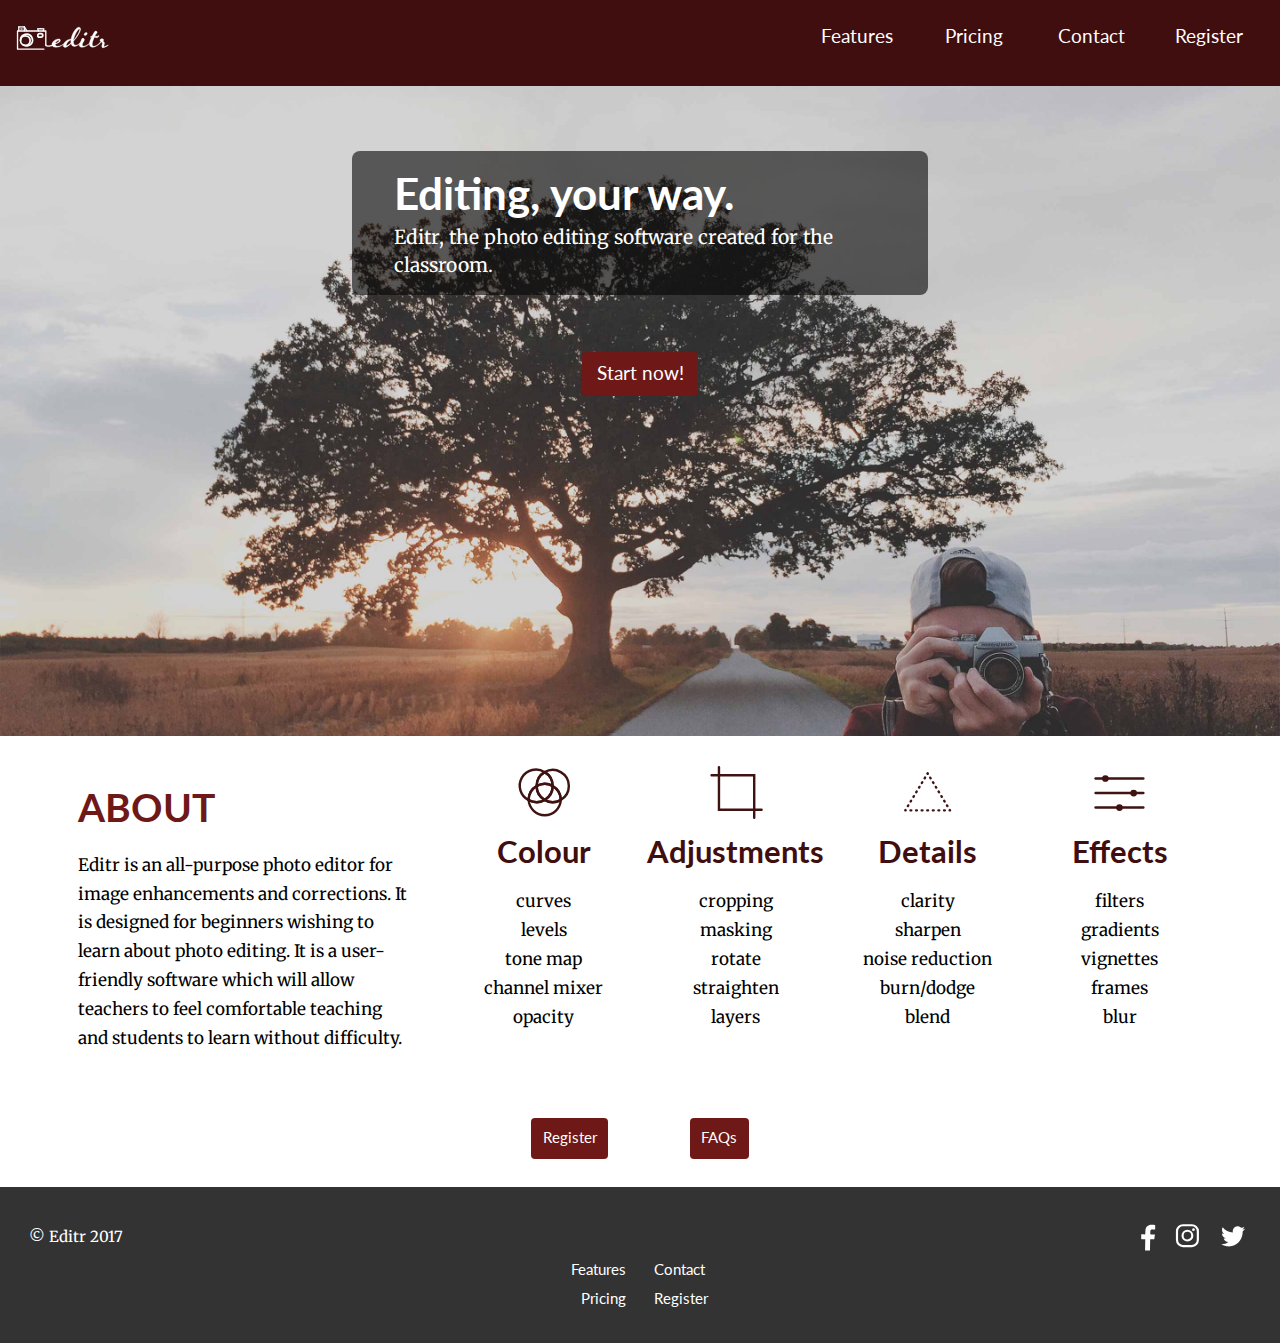
<file: index.html>
<!DOCTYPE html>
<html lang="en-ca">
<head>
  <meta charset="utf-8">
  <title>Editr</title>
  <meta name="viewport" content="width=device-width,initial-scale=1">
  <link href="css/modules.css" rel="stylesheet">
  <link href="css/grid.css" rel="stylesheet">
  <link href="css/type.css" rel="stylesheet">
  <link href="css/main.css" rel="stylesheet">
  <link href="https://fonts.googleapis.com/css?family=Lato:400,400i,700|Merriweather:400,400i,700" rel="stylesheet">
</head>
<body>

  <header class="island-1-2">
    <div class="logo">
      <a href="index.html">
        <img src="images/logo.svg" alt="editr">
      </a>
    </div>
    <div>
      <nav>
        <ul class="list-group push-0">
          <li><a class="pad-t-1-4 pad-b-1-4" href="tour.html">Features</a></li>
          <li><a class="pad-t-1-4 pad-b-1-4" href="pricing.html">Pricing</a></li>
          <li><a class="pad-t-1-4 pad-b-1-4" href="contact.html">Contact</a></li>
          <li><a class="pad-t-1-4 pad-b-1-4" href="sign-up.html">Register</a></li>
        </ul>
      </nav>
    </div>
  </header>

  <main>
    <section class="push banner-height">
      <div class="relative img-cutoff">
        <div class="embed embed-16by9">
          <img class="img-flex embed-item" src="images/header.jpg" alt="header">
        </div>
        <div class="absolute banner-content">
          <div class="value-proposition island-1-2 push-2">
            <h1 class="yotta push-1-2 h1-white">Editing, your way.</h1>
            <p class="push-0 h1-white">Editr, the photo editing software created for the classroom.</p>
          </div>
          <div class="text-center">
            <a class="btn" href="sign-up.html">Start now!</a>
          </div>
        </div>
      </div>
    </section>
    <div class="grid main-width">
      <section class="island-1-2 limit no-pad unit [ xs-1 s-1 m-1 l-1-3 xl-1-3 ]">
        <h2 class="text-upper zetta push-1-2 caption">About</h2>
        <p class="milli no-pad">Editr is an all-purpose photo editor for image enhancements and corrections. It is designed for beginners wishing to learn about photo editing. It is a user-friendly software which will allow teachers to feel comfortable teaching and students to learn without difficulty.</p>
        <div class="break pad-b gutter-2 no-pad">
          <hr>
        </div>
      </section>
      <div class="unit [ xs-1 s-1 m-1 l-1-3 xl-1-3 ]">
        <div class="grid">
          <div class="unit [ xs-1 s-1 m-1-2 l-1-2 xl-1-2 ]">
            <section class="section-feature">
              <img class="feature-icons" src="images/icons-01.svg" alt="colour">
              <h2 class="push-1-2">Colour</h2>
              <ul class="list-group">
                <li class="milli">curves</li>
                <li class="milli">levels</li>
                <li class="milli">tone map</li>
                <li class="milli">channel mixer</li>
                <li class="milli">opacity</li>
              </ul>
            </section>
            <div class="break pad-b gutter-2">
              <hr>
            </div>
          </div>
          <div class="unit [ xs-1 s-1 m-1-2 l-1-2 xl-1-2 ]">
            <section class="section-feature">
              <img class="feature-icons" src="images/icons-02.svg" alt="adjustments">
              <h2 class="push-1-2">Adjustments</h2>
              <ul class="list-group">
                <li class="milli">cropping</li>
                <li class="milli">masking</li>
                <li class="milli">rotate</li>
                <li class="milli">straighten</li>
                <li class="milli">layers</li>
              </ul>
            </section>
            <div class="break pad-b gutter-2">
              <hr>
            </div>
          </div>
        </div>
      </div>
      <div class="unit [ xs-1 s-1 m-1 l-1-3 xl-1-3 ]">
        <div class="grid">
          <div class="unit [ xs-1 s-1 m-1-2 l-1-2 xl-1-2 ]">
            <section class="section-feature">
              <img class="feature-icons" src="images/icons-03.svg" alt="details">
              <h2 class="push-1-2">Details</h2>
              <ul class="list-group">
                <li class="milli">clarity</li>
                <li class="milli">sharpen</li>
                <li class="milli">noise reduction</li>
                <li class="milli">burn/dodge</li>
                <li class="milli">blend</li>
              </ul>
            </section>
            <div class="break pad-b gutter-2">
              <hr>
            </div>
          </div>
          <div class="unit [ xs-1 s-1 m-1-2 l-1-2 xl-1-2 ]">
            <section class="section-feature">
              <img class="feature-icons" src="images/icons-04.svg" alt="effects">
              <h2 class="push-1-2">Effects</h2>
              <ul class="list-group">
                <li class="milli">filters</li>
                <li class="milli">gradients</li>
                <li class="milli">vignettes</li>
                <li class="milli">frames</li>
                <li class="milli">blur</li>
              </ul>
            </section>
            <div class="break pad-b-2 gutter-2">
              <hr>
            </div>
          </div>
        </div>
      </div>
    </div>
    <div class="bot-buttons-cont">
      <div class="push-1-2 text-center bot-buttons">
        <a class="btn micro" href="sign-up.html">Register</a>
      </div>
      <div class="push text-center bot-buttons">
        <a class="btn micro" href="contact.html">FAQs</a>
      </div>
    </div>
  </main>

  <footer class="island clearfix">
    <div class="push">
      <small class="left micro pad-t-1-4">© Editr 2017</small>
      <ol class="list-group push-0 right">
        <li>
          <a href="https://www.facebook.com/">
            <img class="social social-fb valign-middle" src="images/contact-icons-01.svg" alt="facebook">
          </a>
        </li>
        <li>
          <a href="https://instagram.com/">
            <img class="social valign-middle" src="images/contact-icons-02.svg" alt="instagram">
          </a>
        </li>
        <li>
          <a href="https://www.twitter.com/">
            <img class="social valign-middle" src="images/contact-icons-03.svg" alt="twitter">
          </a>
        </li>
      </ol>
    </div>
    <div class="grid foot-align">
      <div class="unit xs-1 s-1 m-1-2">
        <ul class="list-group push-0 gutter-1-2 text-right">
          <li class="micro"><a href="tour.html">Features</a></li>
          <li class="micro"><a href="pricing.html">Pricing</a></li>
        </ul>
      </div>
      <div class="unit xs-1 s-1 m-1-2">
        <ul class="list-group push-0 gutter-1-2 text-left">
          <li class="micro"><a href="contact.html">Contact</a></li>
          <li class="micro"><a href="sign-up.html">Register</a></li>
        </ul>
      </div>
    </div>
  </footer>

</body>
</html>
</file>
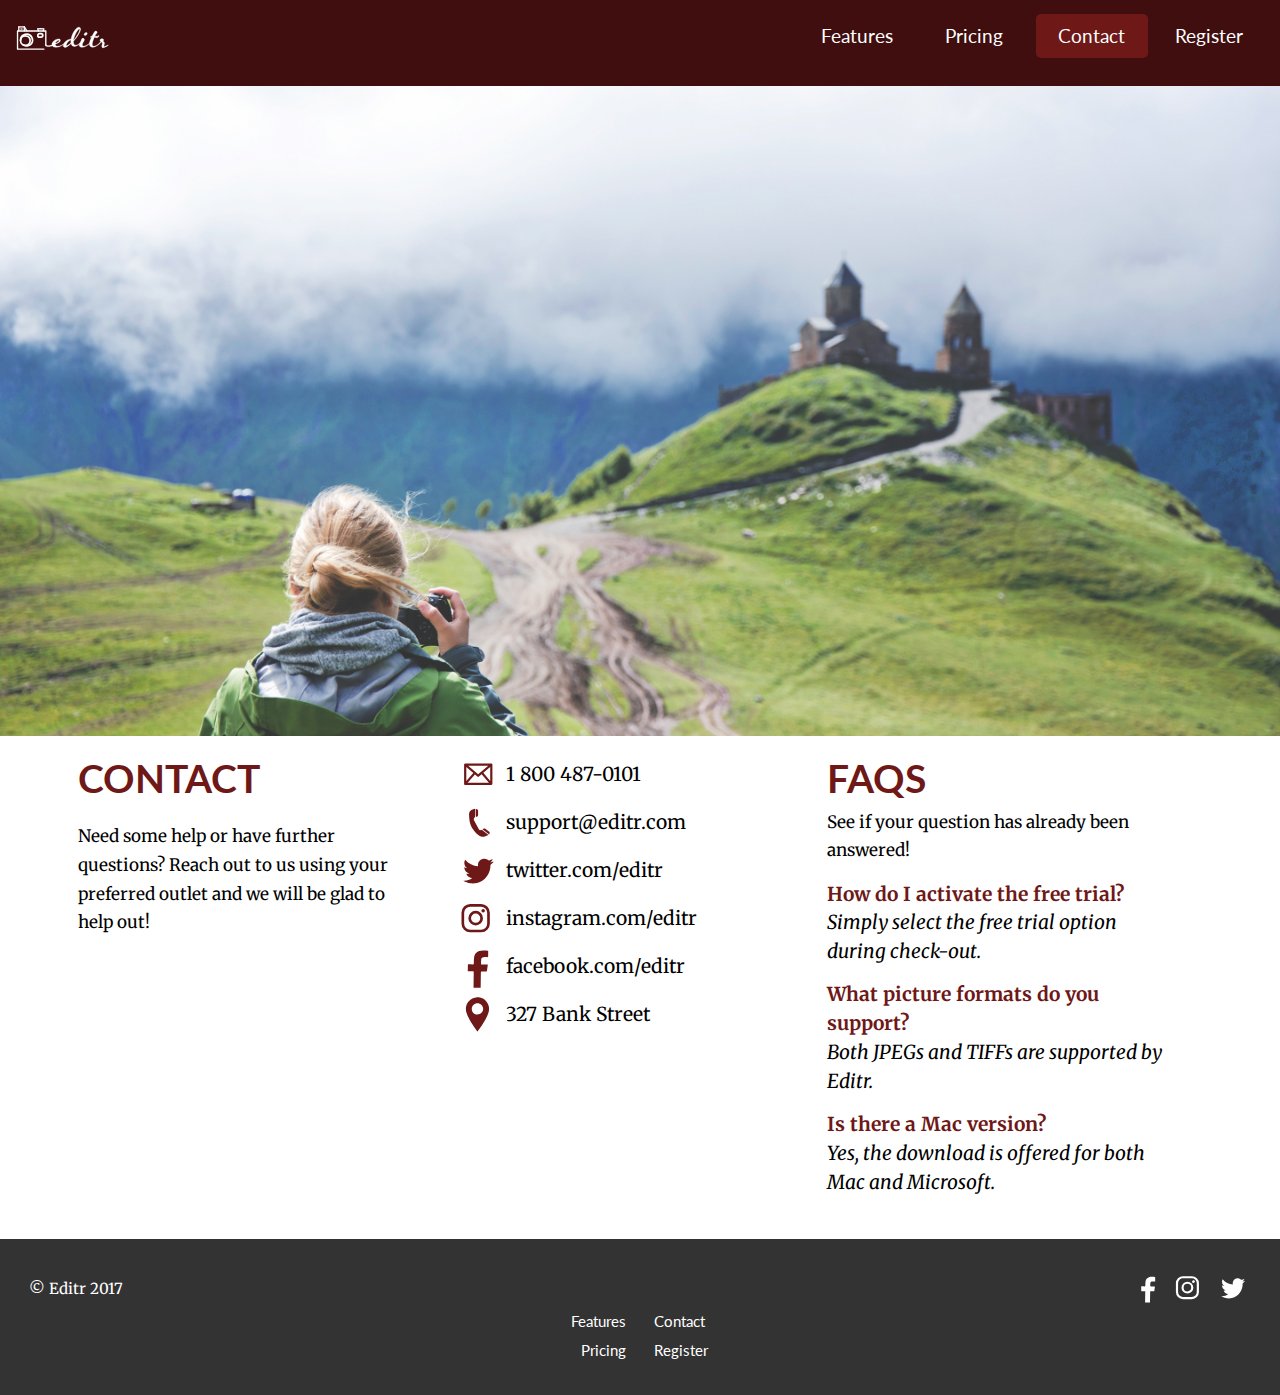
<file: contact.html>
<!DOCTYPE html>
<html lang="en-ca">
<head>
  <meta charset="utf-8">
  <title>Contact</title>
  <meta name="viewport" content="width=device-width,initial-scale=1">
  <link href="css/modules.css" rel="stylesheet">
  <link href="css/grid.css" rel="stylesheet">
  <link href="css/type.css" rel="stylesheet">
  <link href="css/main.css" rel="stylesheet">
  <link href="https://fonts.googleapis.com/css?family=Lato:400,400i,700|Merriweather:400,400i,700" rel="stylesheet">
</head>
<body>

  <header class="island-1-2">
    <div class="logo">
      <a href="index.html">
        <img src="images/logo.svg" alt="editr">
      </a>
    </div>
    <div>
      <nav>
        <ul class="list-group push-0">
          <li><a class="pad-t-1-4 pad-b-1-4" href="tour.html">Features</a></li>
          <li><a class="pad-t-1-4 pad-b-1-4" href="pricing.html">Pricing</a></li>
          <li><a class="pad-t-1-4 pad-b-1-4 current" href="contact.html">Contact</a></li>
          <li><a class="pad-t-1-4 pad-b-1-4" href="sign-up.html">Register</a></li>
        </ul>
      </nav>
    </div>
  </header>

  <main>
    <section class="img-cutoff">
      <img class="img-flex" src="images/contact.jpg" alt="contact">
    </section>
    <div class="grid island-1-2 central">
      <div class="unit [ xs-1 s-1 m-1-2 l-1-3 xl-1-3 ]">
        <section class="limit push-2">
          <h1 class="text-upper zetta push-1-2 caption">Contact</h1>
          <p class="milli">Need some help or have further questions? Reach out to us using your preferred outlet and we will be glad to help out!</p>
        </section>
        <div class="break pad-b gutter-2">
          <hr>
        </div>
      </div>
      <div class="unit [ xs-1 s-1 m-1-2 l-1-3 xl-1-3 ]">
        <section class="push-2 limit">
          <ul class="list-group">
            <li>
              <i class="icon i-48">
                <img src="images/contact-icons-05.svg" alt="phone">
              </i>
              <span class="icon-label">1 800 487-0101</span>
            </li>
            <li>
              <i class="icon i-48">
                <img src="images/contact-icons-04.svg" alt="email">
              </i>
              <span class="icon-label">support@editr.com</span>
            </li>
            <li>
              <i class="icon i-48">
                <img src="images/contact-icons-b03.svg" alt="twitter">
              </i>
              <span class="icon-label">twitter.com/editr</span>
            </li>
            <li>
              <i class="icon i-48">
                <img src="images/contact-icons-b02.svg" alt="instagram">
              </i>
              <span class="icon-label">instagram.com/editr</span>
            </li>
            <li>
              <i class="icon i-48">
                <img src="images/contact-icons-b01.svg" alt="facebook">
              </i>
              <span class="icon-label">facebook.com/editr</span>
            </li>
            <li>
              <i class="icon i-48">
                <img src="images/contact-icons-06.svg" alt="location">
              </i>
              <span class="icon-label">327 Bank Street</span>
            </li>
          </ul>
        </section>
        <div class="break pad-b gutter-2">
          <hr>
        </div>
      </div>
      <div class="unit [ xs-1 s-1 m-1 l-1-3 xl-1-3 ] push">
        <section class="limit">
          <h2 class="text-upper zetta push-0 caption ">FAQs</h2>
          <p class="milli push-1-2">See if your question has already been answered!</p>
          <div class="push-1-2">
            <p class="bold red push-0">How do I activate the free trial?</p>
            <p class="italic push-0">Simply select the free trial option during check-out.</p>
          </div>
          <div class="push-1-2">
            <p class="bold red push-0">What picture formats do you support?</p>
            <p class="italic push-0">Both JPEGs and TIFFs are supported by Editr.</p>
          </div>
          <div>
            <p class="bold red push-0">Is there a Mac version?</p>
            <p class="italic push-0">Yes, the download is offered for both Mac and Microsoft.</p>
          </div>
        </section>
      </div>
    </div>
  </main>

  <footer class="island clearfix">
    <div class="push">
      <small class="left micro pad-t-1-4">© Editr 2017</small>
      <ol class="list-group push-0 right">
        <li>
          <a href="https://www.facebook.com/">
            <img class="social social-fb valign-middle" src="images/contact-icons-01.svg" alt="facebook">
          </a>
        </li>
        <li>
          <a href="https://instagram.com/">
            <img class="social valign-middle" src="images/contact-icons-02.svg" alt="instagram">
          </a>
        </li>
        <li>
          <a href="https://www.twitter.com/">
            <img class="social valign-middle" src="images/contact-icons-03.svg" alt="twitter">
          </a>
        </li>
      </ol>
    </div>
    <div class="grid foot-align">
      <div class="unit xs-1 s-1 m-1-2">
        <ul class="list-group push-0 gutter-1-2 text-right">
          <li class="micro"><a href="tour.html">Features</a></li>
          <li class="micro"><a href="pricing.html">Pricing</a></li>
        </ul>
      </div>
      <div class="unit xs-1 s-1 m-1-2">
        <ul class="list-group push-0 gutter-1-2 text-left">
          <li class="micro"><a href="contact.html">Contact</a></li>
          <li class="micro"><a href="sign-up.html">Register</a></li>
        </ul>
      </div>
    </div>
  </footer>

</body>
</html>
</file>
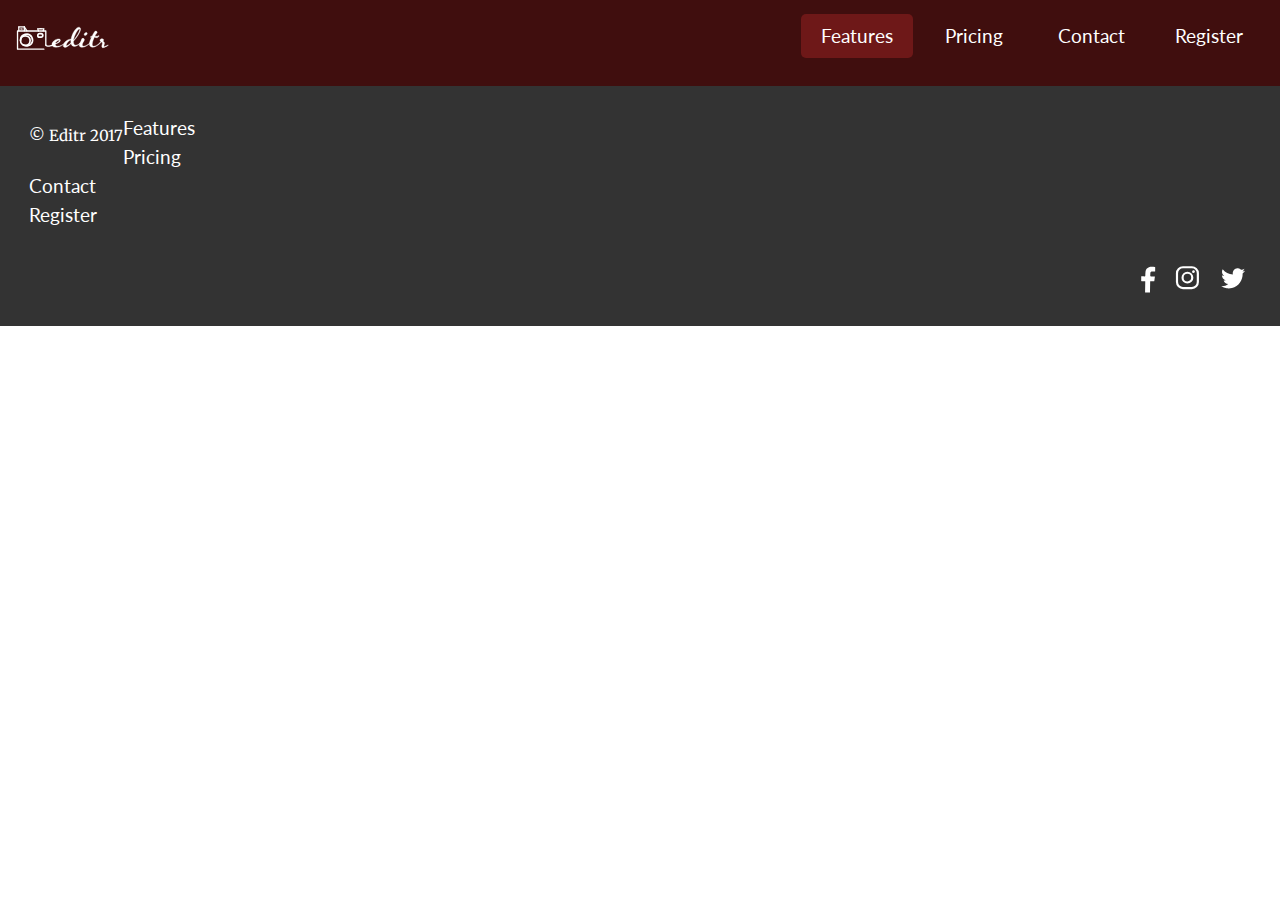
<file: features.html>
<!DOCTYPE html>
<html lang="en-ca">
<head>
  <meta charset="utf-8">
  <title>Editr</title>
  <meta name="viewport" content="width=device-width,initial-scale=1">
  <link href="css/modules.css" rel="stylesheet">
  <link href="css/grid.css" rel="stylesheet">
  <link href="css/type.css" rel="stylesheet">
  <link href="css/main.css" rel="stylesheet">
  <link href="https://fonts.googleapis.com/css?family=Lato:400,400i,700|Merriweather:400,400i,700" rel="stylesheet">
</head>
<body>

  <header class="island-1-2">
    <div class="logo">
      <a href="index.html">
        <img src="images/logo.svg" alt="editr">
      </a>
    </div>
    <div>
      <nav>
        <ul class="list-group push-0">
          <li><a class="pad-t-1-4 pad-b-1-4 current" href="features.html">Features</a></li>
          <li><a class="pad-t-1-4 pad-b-1-4" href="pricing.html">Pricing</a></li>
          <li><a class="pad-t-1-4 pad-b-1-4" href="contact.html">Contact</a></li>
          <li><a class="pad-t-1-4 pad-b-1-4" href="register.html">Register</a></li>
        </ul>
      </nav>
    </div>
  </header>

  <main>
  </main>

  <footer class="island clearfix">
    <small class="left micro pad-t-1-4">© Editr 2017</small>
    <ul class="list-group">
      <li><a href="features.html">Features</a></li>
      <li><a href="pricing.html">Pricing</a></li>
      <li><a href="contact.html">Contact</a></li>
      <li><a href="register.html">Register</a></li>
    </ul>
    <ol class="list-group push-0 right">
      <li>
        <a href="https://www.facebook.com/">
          <img class="social social-fb valign-middle" src="images/contact-icons-01.svg" alt="facebook">
        </a>
      </li>
      <li>
        <a href="https://instagram.com/">
          <img class="social valign-middle" src="images/contact-icons-02.svg" alt="instagram">
        </a>
      </li>
      <li>
        <a href="https://www.twitter.com/">
          <img class="social valign-middle" src="images/contact-icons-03.svg" alt="twitter">
        </a>
      </li>
    </ol>
  </footer>

</body>
</html>
</file>
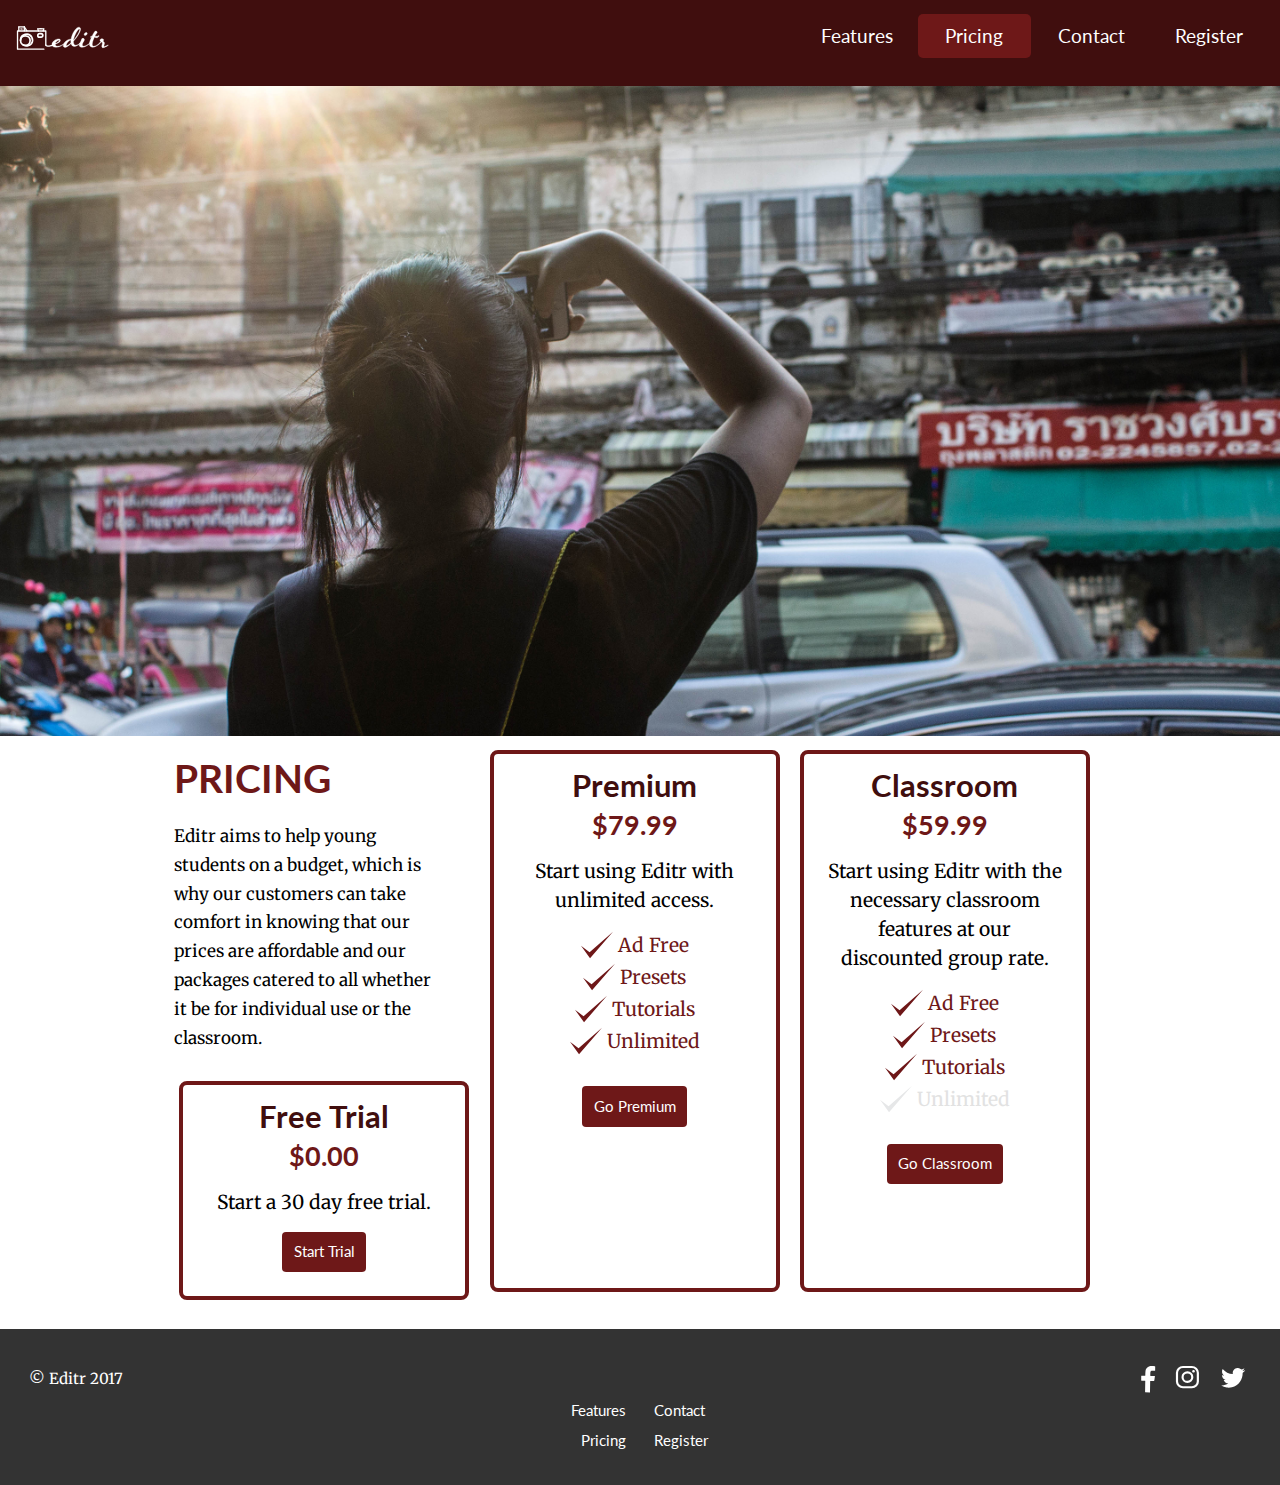
<file: pricing.html>
<!DOCTYPE html>
<html lang="en-ca">
<head>
  <meta charset="utf-8">
  <title>Pricing</title>
  <meta name="viewport" content="width=device-width,initial-scale=1">
  <link href="css/modules.css" rel="stylesheet">
  <link href="css/grid.css" rel="stylesheet">
  <link href="css/type.css" rel="stylesheet">
  <link href="css/main.css" rel="stylesheet">
  <link href="https://fonts.googleapis.com/css?family=Lato:400,400i,700|Merriweather:400,400i,700" rel="stylesheet">
</head>
<body>

  <header class="island-1-2">
    <div class="logo">
      <a href="index.html">
        <img src="images/logo.svg" alt="editr">
      </a>
    </div>
    <div>
      <nav>
        <ul class="list-group push-0">
          <li><a class="pad-t-1-4 pad-b-1-4" href="tour.html">Features</a></li>
          <li><a class="pad-t-1-4 pad-b-1-4 current" href="pricing.html">Pricing</a></li>
          <li><a class="pad-t-1-4 pad-b-1-4" href="contact.html">Contact</a></li>
          <li><a class="pad-t-1-4 pad-b-1-4" href="sign-up.html">Register</a></li>
        </ul>
      </nav>
    </div>
  </header>

  <main>
    <section class="img-cutoff">
      <img class="img-flex" src="images/pricing.jpg" alt="pricing">
    </section>
    <div class="island-1-2 grid central-2">
      <div class="unit [ xs-1 s-1 m-1 l-1-3 xl-1-3 ]">
        <div class="grid">
          <section class="unit [ xs-1 s-1 m-1 ]">
            <div class="limit">
              <h1 class="text-upper zetta push-1-2 caption">Pricing</h1>
              <p class="milli">Editr aims to help young students on a budget, which is why our customers can take comfort in knowing that our prices are affordable and our packages catered to all whether it be for individual use or the classroom.</p>
            </div>
          </section>
          <section class="border-section text-center push-1-2 unit [ xs-1 s-1 m-1 ]">
            <h2 class="push-0">Free Trial</h2>
            <h3 class="push-0">$0.00</h3>
            <p class="push-0 island-1-2">Start a 30 day free trial.</p>
            <div class="push text-center push-1-2">
              <a class="btn micro" href="sign-up.html">Start Trial</a>
            </div>
          </section>
        </div>
      </div>
      <div class="unit [ xs-1 s-1 m-1 l-1-3 xl-1-3 ]">
        <section class="border-section border-stretch text-center push-1-2">
          <h2 class="push-0">Premium</h2>
          <h3 class="push-0">$79.99</h3>
          <p class="push-0 island-1-2">Start using Editr with unlimited access.</p>
          <ol class="list-group price-list red center-text">
            <li class="list-group-item">
              <i class="icon i-32">
                <img src="images/check.svg" alt="checkmark">
              </i>
              <span class="icon-label">Ad Free</span>
            </li>
            <li class="list-group-item">
              <i class="icon i-32">
                <img src="images/check.svg" alt="checkmark">
              </i>
              <span class="icon-label">Presets</span>
            </li>
            <li class="list-group-item">
              <i class="icon i-32">
                <img src="images/check.svg" alt="checkmark">
              </i>
              <span class="icon-label">Tutorials</span>
            </li>
            <li class="list-group-item push">
              <i class="icon i-32">
                <img src="images/check.svg" alt="checkmark">
              </i>
              <span class="icon-label">Unlimited</span>
            </li>
          </ol>
          <div class="push text-center push-1-2">
            <a class="btn micro" href="sign-up.html">Go Premium</a>
          </div>
        </section>
      </div>
      <div class="unit [ xs-1 s-1 m-1 l-1-3 xl-1-3 ]">
        <section class="border-section border-stretch text-center push-1-2">
          <h2 class="push-0">Classroom</h2>
          <h3 class="push-0">$59.99</h3>
          <p class="push-0 island-1-2">Start using Editr with the necessary classroom features at our discounted group rate.</p>
          <ol class="list-group price-list red center-text">
            <li class="list-group-item">
              <i class="icon i-32">
                <img src="images/check.svg" alt="checkmark">
              </i>
              <span class="icon-label">Ad Free</span>
            </li>
            <li class="list-group-item">
              <i class="icon i-32">
                <img src="images/check.svg" alt="checkmark">
              </i>
              <span class="icon-label">Presets</span>
            </li>
            <li class="list-group-item">
              <i class="icon i-32">
                <img src="images/check.svg" alt="checkmark">
              </i>
              <span class="icon-label">Tutorials</span>
            </li>
            <li class="list-group-item push">
              <i class="icon i-32">
                <img src="images/check-pale.svg" alt="checkmark">
              </i>
              <span class="icon-label grey">Unlimited</span>
            </li>
          </ol>
          <div class="push text-center push-1-2">
            <a class="btn micro" href="sign-up.html">Go Classroom</a>
          </div>
        </section>
      </div>
    </div>
  </main>

  <footer class="island clearfix">
    <div class="push">
      <small class="left micro pad-t-1-4">© Editr 2017</small>
      <ol class="list-group push-0 right">
        <li>
          <a href="https://www.facebook.com/">
            <img class="social social-fb valign-middle" src="images/contact-icons-01.svg" alt="facebook">
          </a>
        </li>
        <li>
          <a href="https://instagram.com/">
            <img class="social valign-middle" src="images/contact-icons-02.svg" alt="instagram">
          </a>
        </li>
        <li>
          <a href="https://www.twitter.com/">
            <img class="social valign-middle" src="images/contact-icons-03.svg" alt="twitter">
          </a>
        </li>
      </ol>
    </div>
    <div class="grid foot-align">
      <div class="unit xs-1 s-1 m-1-2">
        <ul class="list-group push-0 gutter-1-2 text-right">
          <li class="micro"><a href="tour.html">Features</a></li>
          <li class="micro"><a href="pricing.html">Pricing</a></li>
        </ul>
      </div>
      <div class="unit xs-1 s-1 m-1-2">
        <ul class="list-group push-0 gutter-1-2 text-left">
          <li class="micro"><a href="contact.html">Contact</a></li>
          <li class="micro"><a href="sign-up.html">Register</a></li>
        </ul>
      </div>
    </div>
  </footer>

</body>
</html>
</file>
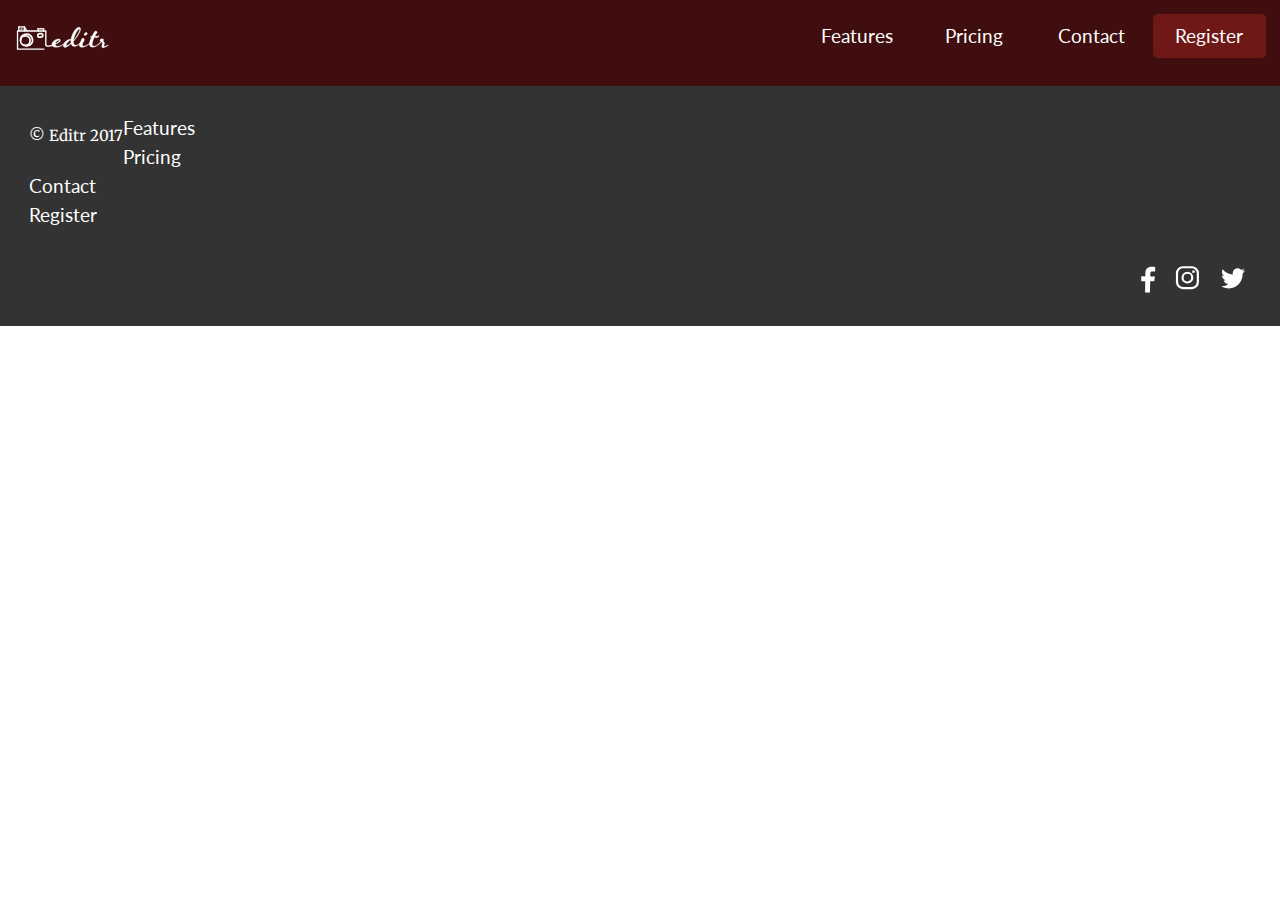
<file: register.html>
<!DOCTYPE html>
<html lang="en-ca">
<head>
  <meta charset="utf-8">
  <title>Editr</title>
  <meta name="viewport" content="width=device-width,initial-scale=1">
  <link href="css/modules.css" rel="stylesheet">
  <link href="css/grid.css" rel="stylesheet">
  <link href="css/type.css" rel="stylesheet">
  <link href="css/main.css" rel="stylesheet">
  <link href="https://fonts.googleapis.com/css?family=Lato:400,400i,700|Merriweather:400,400i,700" rel="stylesheet">
</head>
<body>

  <header class="island-1-2">
    <div class="logo">
      <a href="index.html">
        <img src="images/logo.svg" alt="editr">
      </a>
    </div>
    <div>
      <nav>
        <ul class="list-group push-0">
          <li><a class="pad-t-1-4 pad-b-1-4" href="features.html">Features</a></li>
          <li><a class="pad-t-1-4 pad-b-1-4" href="pricing.html">Pricing</a></li>
          <li><a class="pad-t-1-4 pad-b-1-4" href="contact.html">Contact</a></li>
          <li><a class="pad-t-1-4 pad-b-1-4 current" href="register.html">Register</a></li>
        </ul>
      </nav>
    </div>
  </header>

  <main>
  </main>

  <footer class="island clearfix">
    <small class="left micro pad-t-1-4">© Editr 2017</small>
    <ul class="list-group">
      <li><a href="features.html">Features</a></li>
      <li><a href="pricing.html">Pricing</a></li>
      <li><a href="contact.html">Contact</a></li>
      <li><a href="register.html">Register</a></li>
    </ul>
    <ol class="list-group push-0 right">
      <li>
        <a href="https://www.facebook.com/">
          <img class="social social-fb valign-middle" src="images/contact-icons-01.svg" alt="facebook">
        </a>
      </li>
      <li>
        <a href="https://instagram.com/">
          <img class="social valign-middle" src="images/contact-icons-02.svg" alt="instagram">
        </a>
      </li>
      <li>
        <a href="https://www.twitter.com/">
          <img class="social valign-middle" src="images/contact-icons-03.svg" alt="twitter">
        </a>
      </li>
    </ol>
  </footer>

</body>
</html>
</file>
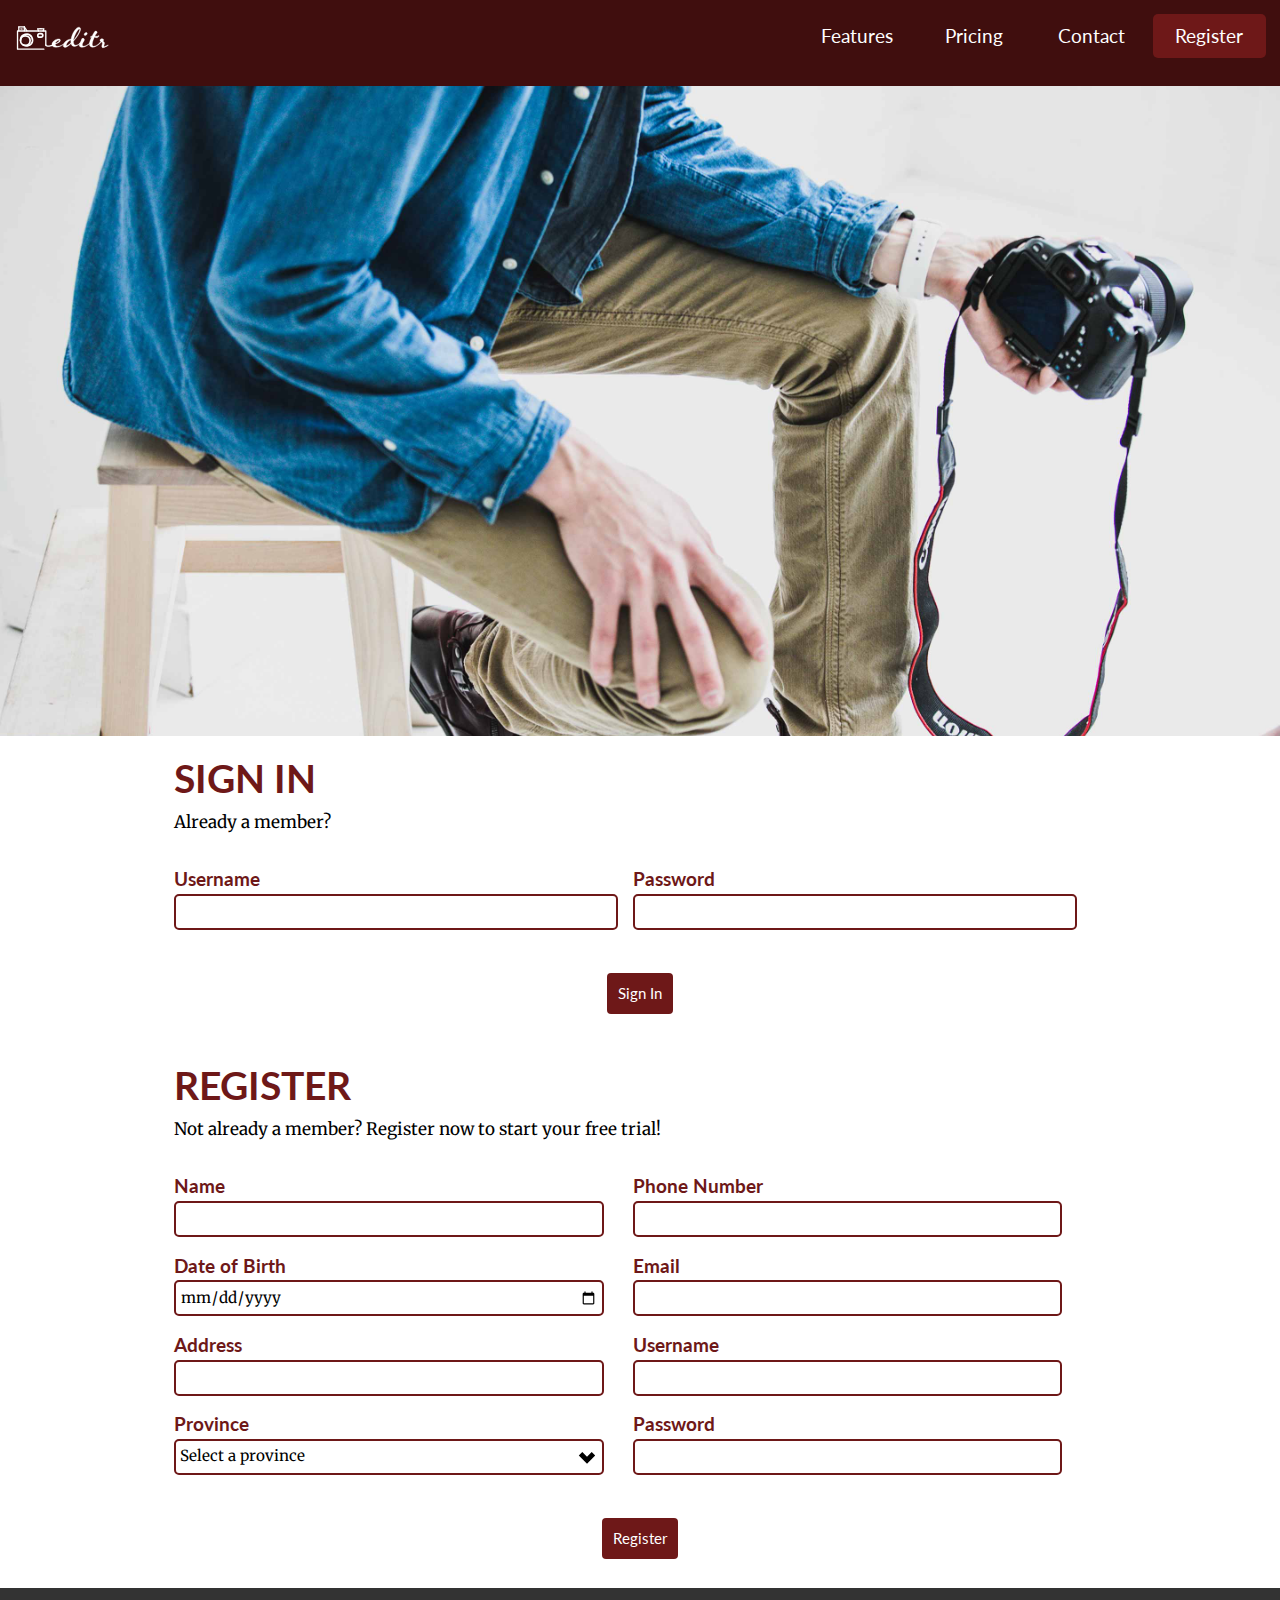
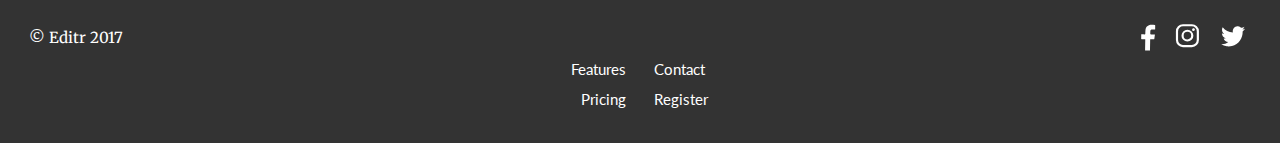
<file: sign-up.html>
<!DOCTYPE html>
<html lang="en-ca">
<head>
  <meta charset="utf-8">
  <title>Register</title>
  <meta name="viewport" content="width=device-width,initial-scale=1">
  <link href="css/modules.css" rel="stylesheet">
  <link href="css/grid.css" rel="stylesheet">
  <link href="css/type.css" rel="stylesheet">
  <link href="css/main.css" rel="stylesheet">
  <link href="https://fonts.googleapis.com/css?family=Lato:400,400i,700|Merriweather:400,400i,700" rel="stylesheet">
</head>
<body>

  <header class="island-1-2">
    <div class="logo">
      <a href="index.html">
        <img src="images/logo.svg" alt="editr">
      </a>
    </div>
    <div>
      <nav>
        <ul class="list-group push-0">
          <li><a class="pad-t-1-4 pad-b-1-4" href="tour.html">Features</a></li>
          <li><a class="pad-t-1-4 pad-b-1-4" href="pricing.html">Pricing</a></li>
          <li><a class="pad-t-1-4 pad-b-1-4" href="contact.html">Contact</a></li>
          <li><a class="pad-t-1-4 pad-b-1-4 current" href="sign-up.html">Register</a></li>
        </ul>
      </nav>
    </div>
  </header>

  <main>
    <section class="img-cutoff">
      <img class="img-flex" src="images/register.jpg" alt="sign-up">
    </section>
    <section class="central-2">
      <div class="gutter-1-2 pad-t-1-2">
        <h1 class="text-upper zetta push-0 caption">Sign In</h1>
        <p class="milli push-0">Already a member?</p>
      </div>
      <form method="POST" action="https://formspree.io/scha0209@algonquinlive.com">
        <fieldset class="island-1-2 central-2 spacegrid">
          <div class="grid">
            <div class="pad-t-1-2 unit push [ xs-1 s-1 m-1-2 ]">
              <label for="username">Username</label>
              <input class="micro" id="username" name="username">
            </div>
            <div class="pad-t-1-2 unit [ xs-1 s-1 m-1-2 ]">
              <label for="password">Password</label>
              <input class="micro" id="password" name="password" type="password">
            </div>
          </div>
        </fieldset>
      </form>
      <div>
        <div class="push text-center">
          <button class="btn micro" type="submit">Sign In</button>
        </div>
      </div>
    </section>
    <section class="central-2">
      <div class="gutter-1-2 pad-t-1-2">
        <h2 class="text-upper zetta push-0 caption">Register</h2>
        <p class="milli push-0">Not already a member? Register now to start your free trial!</p>
      </div>
      <form method="POST" action="https://formspree.io/scha0209@algonquinlive.com">
        <fieldset class="island-1-2 spacegrid">
          <div class="grid">
            <div class=" unit [ xs-1 s-1 m-1-2 ]">
              <div class="pad-t-1-2">
                <label for="name">Name</label>
                <input class="micro" id="name" name="name">
              </div>
              <div class="pad-t-1-2">
                <label for="dob">Date of Birth</label>
                <input class="micro" id="dob" name="dob" type="date">
              </div>
              <div class="pad-t-1-2">
                <label for="address">Address</label>
                <input class="micro" id="address" name="address">
              </div>
              <div class="pad-t-1-2">
                <label for="province">Province</label>
                <select class="micro" id="province" name="province">
                  <option value="">Select a province</option>
                  <option>Alberta</option>
                  <option>British Columbia</option>
                  <option>Manitoba</option>
                  <option>New Brunswick</option>
                  <option>Newfoundland &amp; Labrador</option>
                  <option>Northwest Territories</option>
                  <option>Nova Scotia</option>
                  <option>Nunavut</option>
                  <option>Ontario</option>
                  <option>Prince Edward Island</option>
                  <option>Québec</option>
                  <option>Saskatchewan</option>
                  <option>Yukon</option>
                </select>
              </div>
            </div>
            <div class=" unit [ xs-1 s-1 m-1-2 ]">
              <div class="pad-t-1-2">
                <label for="phone">Phone Number</label>
                <input class="micro" id="phone" name="phone" type="tel">
              </div>
              <div class="pad-t-1-2">
                <label for="email">Email</label>
                <input class="micro" id="email" name="email" type="email">
              </div>
              <div class="pad-t-1-2">
                <label for="username-2">Username</label>
                <input class="micro" id="username-2" name="username-2">
              </div>
              <div class="pad-t-1-2">
                <label for="password-2">Password</label>
                <input class="micro" id="password-2" name="password-2" type="password">
              </div>
            </div>
          </div>
        </fieldset>
      </form>
      <div>
        <div class="push text-center">
          <button class="btn micro" type="submit">Register</button>
        </div>
      </div>
    </section>
  </main>

  <footer class="island clearfix">
    <div class="push">
      <small class="left micro pad-t-1-4">© Editr 2017</small>
      <ol class="list-group push-0 right">
        <li>
          <a href="https://www.facebook.com/">
            <img class="social social-fb valign-middle" src="images/contact-icons-01.svg" alt="facebook">
          </a>
        </li>
        <li>
          <a href="https://instagram.com/">
            <img class="social valign-middle" src="images/contact-icons-02.svg" alt="instagram">
          </a>
        </li>
        <li>
          <a href="https://www.twitter.com/">
            <img class="social valign-middle" src="images/contact-icons-03.svg" alt="twitter">
          </a>
        </li>
      </ol>
    </div>
    <div class="grid foot-align">
      <div class="unit xs-1 s-1 m-1-2">
        <ul class="list-group push-0 gutter-1-2 text-right">
          <li class="micro"><a href="tour.html">Features</a></li>
          <li class="micro"><a href="pricing.html">Pricing</a></li>
        </ul>
      </div>
      <div class="unit xs-1 s-1 m-1-2">
        <ul class="list-group push-0 gutter-1-2 text-left">
          <li class="micro"><a href="contact.html">Contact</a></li>
          <li class="micro"><a href="sign-up.html">Register</a></li>
        </ul>
      </div>
    </div>
  </footer>

</body>
</html>
</file>
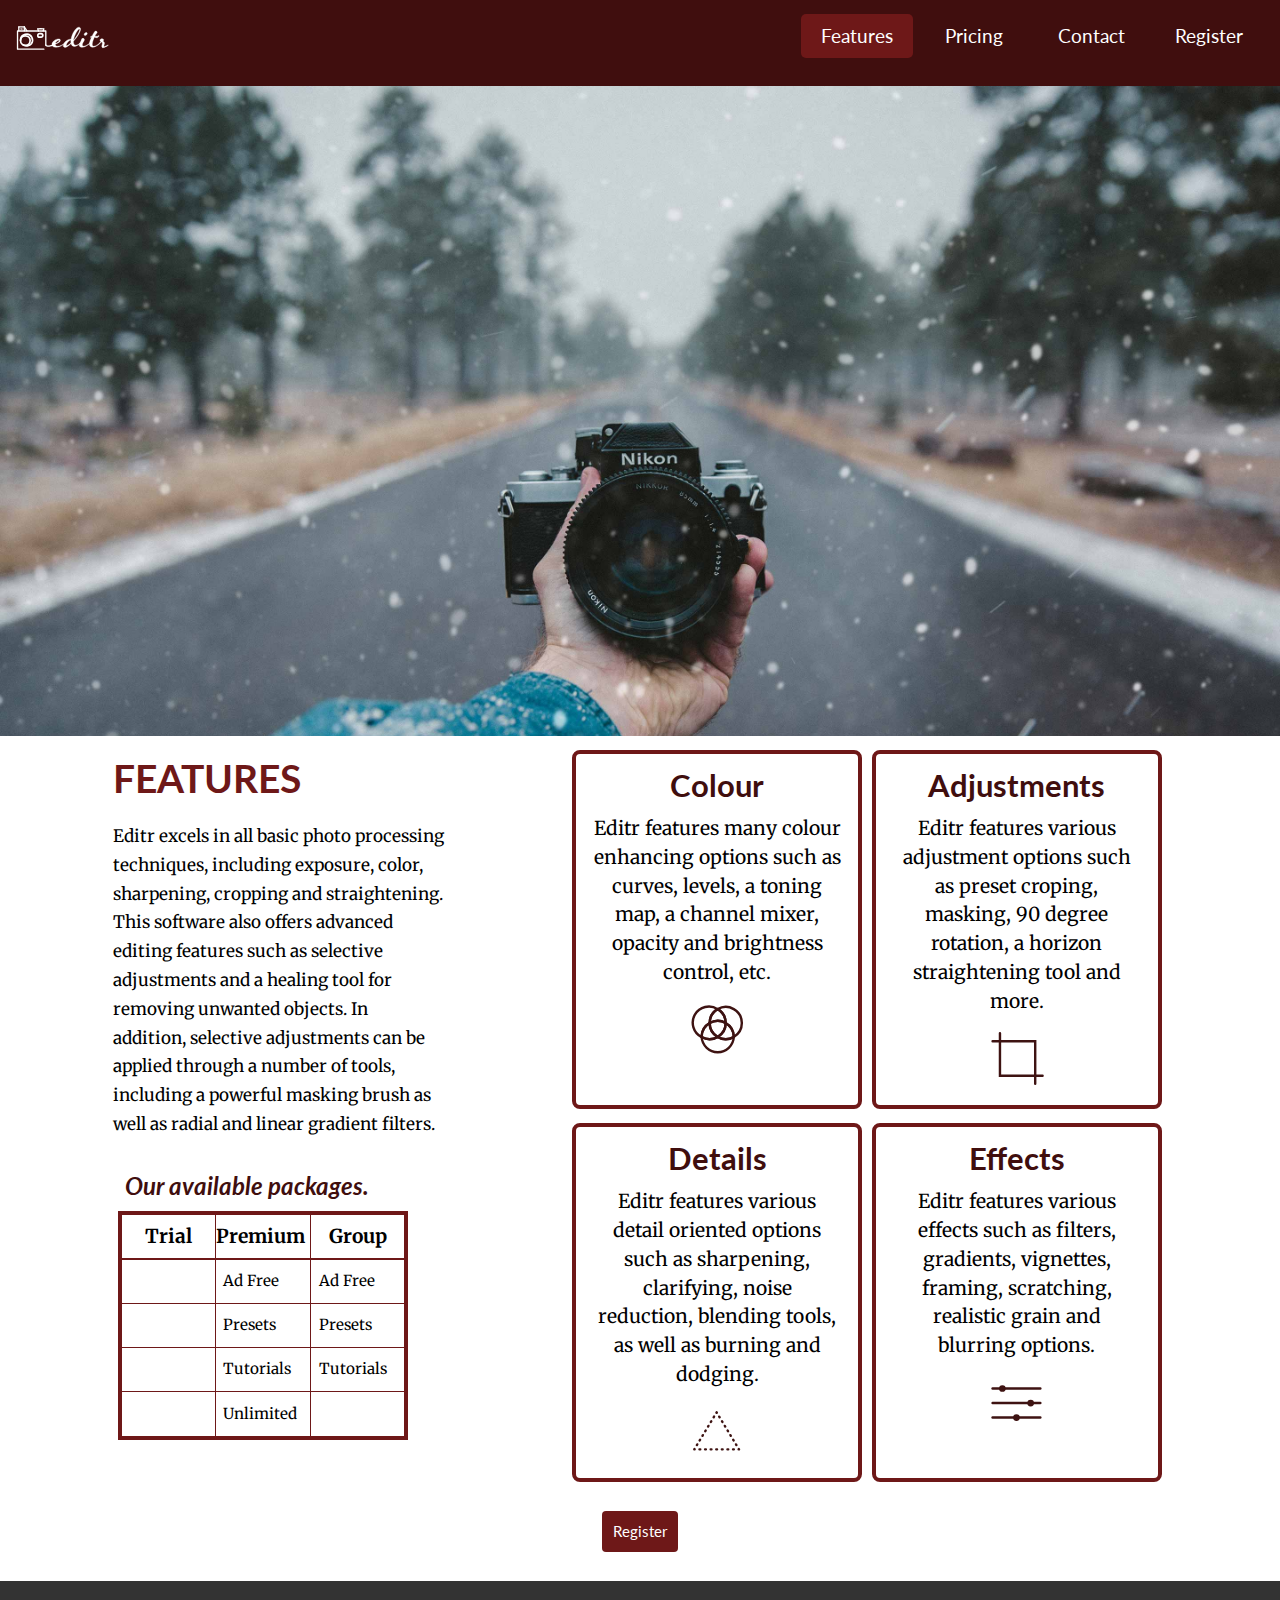
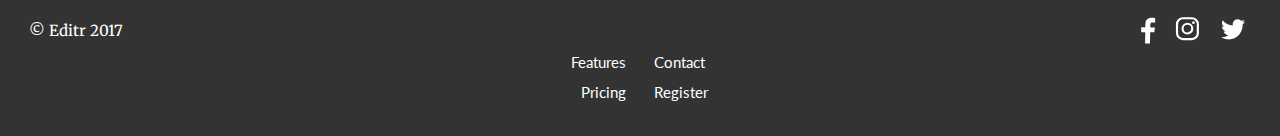
<file: tour.html>
<!DOCTYPE html>
<html lang="en-ca">
<head>
  <meta charset="utf-8">
  <title>Features</title>
  <meta name="viewport" content="width=device-width,initial-scale=1">
  <link href="css/modules.css" rel="stylesheet">
  <link href="css/grid.css" rel="stylesheet">
  <link href="css/type.css" rel="stylesheet">
  <link href="css/main.css" rel="stylesheet">
  <link href="https://fonts.googleapis.com/css?family=Lato:400,400i,700|Merriweather:400,400i,700" rel="stylesheet">
</head>
<body>

  <header class="island-1-2">
    <div class="logo">
      <a href="index.html">
        <img src="images/logo.svg" alt="editr">
      </a>
    </div>
    <div>
      <nav>
        <ul class="list-group push-0">
          <li><a class="pad-t-1-4 pad-b-1-4 current" href="tour.html">Features</a></li>
          <li><a class="pad-t-1-4 pad-b-1-4" href="pricing.html">Pricing</a></li>
          <li><a class="pad-t-1-4 pad-b-1-4" href="contact.html">Contact</a></li>
          <li><a class="pad-t-1-4 pad-b-1-4" href="sign-up.html">Register</a></li>
        </ul>
      </nav>
    </div>
  </header>

  <main>
    <section class="img-cutoff">
      <img class="img-flex" src="images/features.jpg" alt="tour">
    </section>
    <div class="grid central">
      <section class="island-1-2 limit unit [ xs-1 s-1 m-1 l-1-3 xl-1-3 ]">
        <h1 class="text-upper zetta push-1-2 caption">Features</h1>
        <p class="milli push">Editr excels in all basic photo processing techniques, including exposure, color, sharpening, cropping and straightening. This software also offers advanced editing features such as selective adjustments and a healing tool for removing unwanted objects. In addition, selective adjustments can be applied through a number of tools, including a powerful masking brush as well as radial and linear gradient filters.</p>
        <table class="push-0 border-section">
          <caption class="push-1-4 giga bold">Our available packages.</caption>
          <thead>
            <tr>
              <th class="trial text-center" scope="col">Trial</th>
              <th class="premium text-left" scope="col">Premium</th>
              <th class="classroom text-center" scope="col">Group</th>
            </tr>
          </thead>
          <tbody class="micro text-center">
            <tr>
              <td></td>
              <td>Ad Free</td>
              <td>Ad Free</td>
            </tr>
            <tr>
              <td></td>
              <td>Presets</td>
              <td>Presets</td>
            </tr>
            <tr>
              <td></td>
              <td>Tutorials</td>
              <td>Tutorials</td>
            </tr>
            <tr>
              <td></td>
              <td>Unlimited</td>
              <td></td>
            </tr>
          </tbody>
        </table>
      </section>
      <div class="unit [ xs-1 s-1 m-1 l-2-3 xl-2-3 ] island-1-2 border-cont">
        <div class="grid">
          <section class="unit [ xs-1 s-1 m-1 l-1-2 xl-1-2 ] border-section text-center push-1-2">
            <h2 class="push-0">Colour</h2>
            <p class="island-1-4 push-0">Editr features many colour enhancing options such as curves, levels, a toning map, a channel mixer, opacity and brightness control, etc.</p>
            <img class="feature-icons pad-t-1-4" src="images/icons-01.svg" alt="colour">
          </section>
          <section class="unit [ xs-1 s-1 m-1 l-1-2 xl-1-2 ] border-section text-center push-1-2">
            <h2 class="push-0">Adjustments</h2>
            <p class="island-1-4 push-0">Editr features various adjustment options such as preset croping, masking, 90 degree rotation, a horizon straightening tool and more.</p>
            <img class="feature-icons pad-t-1-4" src="images/icons-02.svg" alt="adjustments">
          </section>
        </div>
        <div class="grid">
          <section class="unit [ xs-1 s-1 m-1 l-1-2 xl-1-2 ] border-section text-center push-1-2">
            <h2 class="push-0">Details</h2>
            <p class="island-1-4 push-0">Editr features various detail oriented options such as sharpening, clarifying, noise reduction, blending tools, as well as burning and dodging.</p>
            <img class="feature-icons pad-t-1-4" src="images/icons-03.svg" alt="details">
          </section>
          <section class="unit [ xs-1 s-1 m-1 l-1-2 xl-1-2 ] border-section text-center push-1-2">
            <h2 class="push-0">Effects</h2>
            <p class="island-1-4 push-0">Editr features various effects such as filters, gradients, vignettes, framing, scratching, realistic grain and blurring options. </p>
            <img class="feature-icons pad-t-1-4" src="images/icons-04.svg" alt="effects">
          </section>
        </div>
      </div>
    </div>
    <div class="push text-center">
      <a class="btn micro" href="sign-up.html">Register</a>
    </div>
  </main>

  <footer class="island clearfix">
    <div class="push">
      <small class="left micro pad-t-1-4">© Editr 2017</small>
      <ol class="list-group push-0 right">
        <li>
          <a href="https://www.facebook.com/">
            <img class="social social-fb valign-middle" src="images/contact-icons-01.svg" alt="facebook">
          </a>
        </li>
        <li>
          <a href="https://instagram.com/">
            <img class="social valign-middle" src="images/contact-icons-02.svg" alt="instagram">
          </a>
        </li>
        <li>
          <a href="https://www.twitter.com/">
            <img class="social valign-middle" src="images/contact-icons-03.svg" alt="twitter">
          </a>
        </li>
      </ol>
    </div>
    <div class="grid foot-align">
      <div class="unit xs-1 s-1 m-1-2">
        <ul class="list-group push-0 gutter-1-2 text-right">
          <li class="micro"><a href="tour.html">Features</a></li>
          <li class="micro"><a href="pricing.html">Pricing</a></li>
        </ul>
      </div>
      <div class="unit xs-1 s-1 m-1-2">
        <ul class="list-group push-0 gutter-1-2 text-left">
          <li class="micro"><a href="contact.html">Contact</a></li>
          <li class="micro"><a href="sign-up.html">Register</a></li>
        </ul>
      </div>
    </div>
  </footer>

</body>
</html>
</file>
<file: css/modules.css>
/*
 * Modulifier || Code released under the UNLICENSE
 * Code under other copyrights & licenses listed below.
 * https://modulifier.web-dev.tools/#responsive;images;list-group;embed;media-object;icons;hidden;positioning;nice-lists;forms;buttons;accessibility;print
 */

@-moz-viewport { width: device-width; scale: 1; }
@-ms-viewport { width: device-width; scale: 1; }
@-o-viewport { width: device-width; scale: 1; }
@-webkit-viewport { width: device-width; scale: 1; }
@viewport { width: device-width; scale: 1; }

html {
  box-sizing: border-box;
  -moz-text-size-adjust: 100%;
  -ms-text-size-adjust: 100%;
  -webkit-text-size-adjust: 100%;
  text-size-adjust: 100%;
}

*, *::before, *::after {
  box-sizing: inherit;
}

body {
  margin: 0;
}

article,
aside,
details,
figcaption,
figure,
footer,
header,
main,
menu,
nav,
section,
summary {
  display: block;
}

audio,
canvas,
progress,
video {
  display: inline-block;
  vertical-align: baseline;
}

template {
  display: none;
}

details {
  cursor: pointer;
}

audio:not([controls]) {
  display: none;
  height: 0;
}

a,
area,
button,
input,
label,
select,
textarea,
[tabindex] {
  -ms-touch-action: manipulation;
  touch-action: manipulation;
}

img {
  border: 0;
}

.img-flex {
  display: block;
  width: 100%;
}

svg {
  fill: currentColor;
}

svg:not(:root) {
  overflow: hidden;
}

svg.img-flex {
  width: 100%;
  height: 100%;
}

.image-replacement, .ir {
  overflow: hidden;
  direction: ltr;
  text-align: left;
  text-indent: 100%;
  white-space: nowrap;
}

.list-group, .list-group-inline, .list-group--inline {
  padding-left: 0;
  list-style-type: none;
}

.list-group > dd {
  margin-left: 0;
}

.list-group-inline::before,
.list-group-inline::after,
.list-group--inline::before,
.list-group--inline::after {
  content: "";
  display: table;
}

.list-group-inline::after,
.list-group--inline::after {
  clear: both;
}

.list-group-inline > li,
.list-group--inline > li {
  display: inline-block;
}

.list-group-inline > dt,
.list-group--inline > dt {
  clear: left;
  float: left;
  width: 11em;
}

.list-group-inline > dd,
.list-group--inline > dd {
  float: left;
  min-width: 12em;
}

.embed {
  margin-left: 0;
  margin-right: 0;
  overflow: hidden;
  position: relative;
  width: 100%;
}

.embed-1by1, .embed--1by1 {
  padding-top: 100%; /* Square */
}

.embed-4by3, .embed--4by3 {
  padding-top: 75%; /* Traditional TV/computer screens */
}

.embed-iso216, .embed--iso216 {
  padding-top: 70.92%; /* A-standard paper sizes */
}

.embed-3by2, .embed--3by2 {
  padding-top: 66.6%; /* Classic 35 mm film & most digital photos, landscape */
}

.embed-2by3, .embed--2by3 {
  padding-top: 150%; /* Classic 35 mm film & most digital photos, portrait */
}

.embed-golden, .embed--golden {
  padding-top: 61.8%; /* The Golden Ratio */
}

.embed-16by9, .embed--16by9 {
  padding-top: 56.25%; /* HD TV */
}

.embed-185by100, .embed--185by100 {
  padding-top: 54.05%; /* Common widescreen cinema */
}

.embed-24by10, .embed--24by10 {
  padding-top: 41.667%; /* Widescreen cinema: 2.4:1 */
}

.embed-3by1, .embed--3by1 {
  padding-top: 33.3333%; /* Panorama photos */
}

.embed-4by1, .embed--4by1 {
  padding-top: 25%; /* Polyvision */
}

.embed-5by1, .embed--5by1 {
  padding-top: 20%; /* Really wide... */
}

.embed-item, .embed__item {
  min-height: 100%;
  left: 0;
  position: absolute;
  top: 0;
  width: 100%;
}

.media {
  overflow: hidden;
}

.media-img, .media__img {
  float: left;
}

.media-img-reversed, .media__img--reversed {
  float: right;
}

.media-img-stacked, .media__img--stacked {
  float: none;
}

.media-body, .media__body {
  overflow: hidden;
  min-width: 12em; /* Slightly less than 200px, responsiveness built in */
}

.icon {
  display: inline-block;
  position: relative;
  background: transparent none no-repeat center center;
  background-size: contain;
  vertical-align: middle;
}

.i-16, .i--16 {
  height: 16px;
  width: 16px;
}

.i-18, .i--18 {
  height: 18px;
  width: 18px;
}

.i-24, .i--24 {
  height: 24px;
  width: 24px;
}

.i-32, .i--32 {
  height: 32px;
  width: 32px;
}

.i-48, .i--48 {
  height: 48px;
  width: 48px;
}

.i-64, .i--64 {
  height: 64px;
  width: 64px;
}

.i-96, .i--96 {
  height: 96px;
  width: 96px;
}

.i-128, .i--128 {
  height: 128px;
  width: 128px;
}

.i-192, .i--192 {
  height: 192px;
  width: 192px;
}

.i-256, .i--256 {
  height: 256px;
  width: 256px;
}

.icon img,
.icon svg {
  left: 0;
  height: 100%;
  position: absolute;
  top: 0;
  width: 100%;
  fill: currentColor;
}

.icon-label {
  vertical-align: middle;
}

.icon-link,
.icon-link:focus,
.icon-link:hover {
  text-decoration: none;
}

[hidden], .hidden {
  /* stylelint-disable declaration-no-important */
  display: none !important;
  visibility: hidden !important;
  /* stylelint-enable */
}

.visually-hidden {
  height: 1px;
  margin: -1px;
  overflow: hidden;
  padding: 0;
  position: absolute;
  width: 1px;
  border: 0;
  clip: rect(0 0 0 0);
}

.visually-hidden.focusable:active, .visually-hidden.focusable:focus {
  height: auto;
  margin: 0;
  overflow: visible;
  position: static;
  width: auto;
  clip: auto;
}

.invisible {
  visibility: hidden;
}

.chop,
.crop {
  overflow: hidden;
}

.truncate {
  max-width: 100%;
  overflow: hidden;
  width: 100%;
  text-overflow: ellipsis;
  white-space: nowrap;
}

.scrollable {
  max-width: 100%;
  overflow-x: auto;
  overflow-y: hidden;
  -webkit-overflow-scrolling: touch;
}

.clearfix::after {
  content: " ";
  display: block;
  clear: both;
}

.left {
  float: left;
}

.right {
  float: right;
}

.center-text,
.center-flow {
  text-align: center;
}

.center-block {
  margin-left: auto;
  margin-right: auto;
}

.no-auto-margins,
.not-centered {
  margin-left: 0;
  margin-right: 0;
}

.center-content,
.center-content-vertical,
.center-contents,
.center-contents-vertical {
  display: -webkit-flex;
  display: -ms-flexbox;
  display: flex;
  -webkit-justify-content: center;
  -ms-flex-pack: center;
  justify-content: center;
  -webkit-align-items: center;
  -ms-flex-align: center;
  align-items: center;
  -webkit-align-content: center;
  -ms-flex-line-pack: center;
  align-content: center;
  -webkit-flex-direction: column wrap;
  -ms-flex-direction: column wrap;
  flex-flow: column wrap;
}

.center-content-start,
.center-content-vertical-start,
.center-contents-start,
.center-contents-vertical-start {
  display: -webkit-flex;
  display: -ms-flexbox;
  display: flex;
  -webkit-justify-content: center;
  -ms-flex-pack: center;
  justify-content: center;
  -webkit-flex-direction: column wrap;
  -ms-flex-direction: column wrap;
  flex-flow: column wrap;
}

.center-content-horizontal,
.center-contents-horizontal {
  display: -webkit-flex;
  display: -ms-flexbox;
  display: flex;
  -webkit-justify-content: center;
  -ms-flex-pack: center;
  justify-content: center;
  -webkit-align-items: center;
  -ms-flex-align: center;
  align-items: center;
  -webkit-align-content: center;
  -ms-flex-line-pack: center;
  align-content: center;
  -webkit-flex-direction: row wrap;
  -ms-flex-direction: row wrap;
  flex-flow: row wrap;
}

.inline {
  display: inline;
}

.block {
  display: block;
}

.inline-block, .ib {
  display: inline-block;
}

.valign-top {
  vertical-align: top;
}

.valign-bottom {
  vertical-align: bottom;
}

.valign-middle {
  vertical-align: middle;
}

.fixed {
  position: fixed;
}

.relative {
  position: relative;
}

[class*="pin-"],
.absolute {
  position: absolute;
}

.static {
  position: static;
}

.zindex-1 {
  z-index: 1;
}

.zindex-2 {
  z-index: 2;
}

.zindex-3 {
  z-index: 3;
}

.zindex-1000 {
  z-index: 1000;
}

.pin-top-left,
.pin-left-top,
.pin-tl,
.pin-lt {
  top: 0;
  left: 0;
}

.pin-top-right,
.pin-right-top,
.pin-tr,
.pin-rt {
  top: 0;
  right: 0;
}

.pin-bottom-left,
.pin-left-bottom,
.pin-bl,
.pin-lb {
  bottom: 0;
  left: 0;
}

.pin-bottom-right,
.pin-right-bottom,
.pin-br,
.pin-rb {
  bottom: 0;
  right: 0;
}

.pin-top-center,
.pin-center-top,
.pin-tc,
.pin-ct {
  left: 50%;
  top: 0;
  transform: translateX(-50%);
}

.pin-bottom-center,
.pin-center-bottom,
.pin-bc,
.pin-cb {
  bottom: 0;
  left: 50%;
  transform: translateX(-50%);
}

.pin-center-left,
.pin-left-center,
.pin-cl,
.pin-lc {
  left: 0;
  top: 50%;
  transform: translateY(-50%);
}

.pin-center-right,
.pin-right-center,
.pin-cr,
.pin-rc {
  right: 0;
  top: 50%;
  transform: translateY(-50%);
}

.pin-center, .pin-c {
  left: 50%;
  top: 50%;
  transform: translate(-50%, -50%);
}

.width-quarter, .w-1-4 {
  width: 25%;
}

.width-half, .w-1-2 {
  width: 50%;
}

.width-full, .w-1 {
  width: 100%;
}

.height-quarter, .h-1-4 {
  height: 25%;
}

.height-half, .h-1-2 {
  height: 50%;
}

.height-full, .h-1 {
  height: 100%;
}

ul {
  list-style-type: none;
}

ul > li::before {
  content: "·";
  float: left;
  margin-left: -1.6em;
  width: 1.3em;
  text-align: right;
}

ol {
  counter-reset: ol-simple-numbers;
  list-style-type: none;
}

ol > li::before {
  float: left;
  margin-left: -1.6em;
  width: 1.3em;
  counter-increment: ol-simple-numbers;
  content: counter(ol-simple-numbers);
  text-align: right;
}

.list-group > li::before,
.list-group-inline > li::before,
.list-group--inline > li::before {
  content: none;
}

/* stylelint-disable no-descending-specificity */

/*
 * (c) Nicolas Gallagher and Jonathan Neal of Normalize.css || MIT License
 *     https://necolas.github.io/normalize.css/
 */

button,
input,
optgroup,
select,
textarea {
  color: inherit;
  font: inherit;
  margin: 0;
}

button,
input {
  overflow: visible;
}

button,
select {
  text-transform: none;
}

button,
html [type="button"],
[type="reset"],
[type="submit"] {
  -webkit-appearance: button;
  cursor: pointer;
}

button[disabled],
html input[disabled] {
  cursor: default;
}

button::-moz-focus-inner,
input::-moz-focus-inner {
  border: 0;
  padding: 0;
}

[type="checkbox"],
[type="radio"] {
  opacity: 0;
  position: absolute;
  height: 1px;
  width: 1px;
}

[type="number"]::-webkit-inner-spin-button,
[type="number"]::-webkit-outer-spin-button {
  height: auto;
}

[type="search"]::-webkit-search-cancel-button,
[type="search"]::-webkit-search-decoration {
  -webkit-appearance: none;
}

fieldset {
  padding-left: 0;
  padding-right: 0;

  border: 0;
  border-top: 2px solid #666;
}

legend {
  color: inherit;
  display: table;
  max-width: 100%;
  padding: 0 .3em 0 0;
  white-space: normal;

  border: 0;

  font-weight: bold;
}

optgroup {
  font-weight: bold;
}

::-webkit-input-placeholder {
  color: inherit;
  opacity: .54;
}

::-webkit-file-upload-button {
  -webkit-appearance: button;
  font: inherit;
}

/* End Normalize.css code */

label,
.label-block {
  display: block;
  cursor: pointer;
}

[type="checkbox"] + label,
[type="radio"] + label,
.label-inline {
  display: inline-block;
}

input:not([type]),
[type="text"],
[type="number"],
[type="search"],
[type="url"],
[type="email"],
[type="password"],
[type="tel"],
[type="datetime-local"],
[type="month"],
[type="week"],
[type="date"],
[type="time"],
[type="range"],
select,
textarea {
  -moz-appearance: none;
  -webkit-appearance: none;
  appearance: none;
}

input,
textarea {
  display: block;
  width: 100%;

  background-color: #fff;
  border: 2px solid #666;
  border-radius: 0;

  vertical-align: middle;
}

label {
  vertical-align: middle;
}

textarea {
  max-width: 100%;
  min-height: 4em;
  overflow: auto;
}

[type="color"] {
  display: inline-block;
  width: 2em;
}

select {
  display: block;
  width: 100%;

  background-image: url("data:image/svg+xml,%3Csvg xmlns='http://www.w3.org/2000/svg' width='256' height='256' viewBox='0 0 256 256'%3E%3Cpath fill='none' stroke='%23000' stroke-miterlimit='10' stroke-width='70' d='M36.3 82.1l91.9 91.8 91.5-91.8'/%3E%3C/svg%3E");
  background-repeat: no-repeat;
  background-position: calc(100% - .4em) center;
  background-size: 18px auto;
  background-color: #fff;
  border: 2px solid #666;
  border-radius: 0;
}

[type="checkbox"] + label::before {
  content: " ";
  display: inline-block;
  height: 1.8em;
  margin-right: .3em;
  position: relative;
  vertical-align: middle;
  top: -.1em;
  width: 1.8em;

  background-color: #fff;
  background-size: cover;
  border: 2px solid #666;

  line-height: inherit;
}

[type="checkbox"]:checked + label::before {
  background-image: url("data:image/svg+xml,%3Csvg xmlns='http://www.w3.org/2000/svg' width='256' height='256' viewBox='0 0 256 256'%3E%3Cpath fill='none' stroke='%23000' stroke-miterlimit='10' stroke-width='50' d='M49.9 130.1l50.8 50.7L206.1 75.2'/%3E%3C/svg%3E");
}

[type="checkbox"]:focus + label::before {
  outline: 3px solid #000;
  z-index: 1000;
}

[type="radio"] + label::before {
  content: " ";
  display: inline-block;
  height: 1.8em;
  margin-right: .3em;
  position: relative;
  vertical-align: middle;
  top: -.1em;
  width: 1.8em;

  background-color: #fff;
  background-size: cover;
  border: 2px solid #666;
  border-radius: 50%;

  line-height: inherit;
}

[type="radio"]:checked + label::before {
  background-image: url("data:image/svg+xml,%3Csvg xmlns='http://www.w3.org/2000/svg' width='256' height='256' viewBox='0 0 256 256'%3E%3Ccircle cx='128' cy='128' r='70.4'/%3E%3C/svg%3E");
}

[type="radio"]:focus + label::before,
[type="radio"] + label:focus::before {
  box-shadow: 0 0 0 3px #000;
  z-index: 1000;
}

[type="range"] {
  border: 0;
  background-color: #fff;
}

[type="range"]::-webkit-slider-runnable-track {
  height: 6px;

  -webkit-appearance: none;
  appearance: none;
  background-color: #ccc;
  border: 0;
  border-radius: 3px;
}

[type="range"]:active::-webkit-slider-runnable-track {
  background-color: #ccc;
}

[type="range"]::-moz-range-track {
  height: 6px;

  -moz-appearance: none;
  appearance: none;
  background-color: #ccc;
  border: 0;
  border-radius: 3px;
}

[type="range"]:active::-moz-range-track {
  background-color: #ccc;
}

[type="range"]::-ms-track {
  height: 6px;

  -ms-appearance: none;
  appearance: none;
  background-color: #ccc;
  border: 0;
  border-radius: 3px;
}

[type="range"]:active::-ms-track {
  background-color: #ccc;
}

[type="range"]::-webkit-slider-thumb {
  margin-top: -4px;
  height: 16px;
  width: 16px;

  -webkit-appearance: none;
  appearance: none;
  background-color: #000;
  border: none;
  border-radius: 50%;
}

[type="range"]:hover::-webkit-slider-thumb {
  background-color: #000;
}

[type="range"]:active::-webkit-slider-thumb {
  background-color: #000;
}

[type="range"]::-moz-range-thumb {
  margin-top: -4px;
  height: 16px;
  width: 16px;

  -webkit-appearance: none;
  appearance: none;
  background-color: #000;
  border: none;
  border-radius: 50%;
}

[type="range"]:hover::-moz-range-thumb {
  background-color: #000;
}

[type="range"]:active::-moz-range-thumb {
  background-color: #000;
}

[type="range"]::-ms-thumb {
  margin-top: -4px;
  height: 16px;
  width: 16px;

  -webkit-appearance: none;
  appearance: none;
  background-color: #000;
  border: none;
  border-radius: 50%;
}

[type="range"]:hover::-ms-thumb {
  background-color: #000;
}

[type="range"]:active::-ms-thumb {
  background-color: #000;
}

[type="checkbox"].hide-custom-input + label::before,
[type="checkbox"] + .hide-custom-input::before,
[type="radio"].hide-custom-input + label::before,
[type="radio"] + .hide-custom-input::before {
  content: none;
  display: none;
}

/* stylelint-enable */

.link-box {
  display: block;
  text-decoration: none;
}

button,
.btn {
  cursor: pointer;
  display: inline-block;
  margin: 0;
  overflow: visible;
  padding: .375em .75em .42em;
  -webkit-appearance: none;
  -moz-appearance: none;
  appearance: none;
  background-color: #333;
  border-radius: 4px;
  border: 3px solid #333;
  color: #fff;
  font: inherit;
  text-decoration: none;
  text-transform: none;
}

button::-moz-focus-inner {
  border: 0;
  padding: 0;
}

button:focus,
button:hover,
.btn:focus,
.btn:hover {
  background-color: #000;
  border-color: #000;
  color: #fff;
}

button[disabled] {
  cursor: default;
}

.btn-light, .btn--light {
  background-color: #e2e2e2;
  border-color: #e2e2e2;
  color: #000;
}

.btn-light:focus,
.btn-light:hover,
.btn--light:focus,
.btn--light:hover {
  background-color: #666;
  border-color: #666;
  color: #fff;
}

.btn-ghost,
.btn--ghost {
  background-color: transparent;
  border-color: #333;
  color: #000;
}

.btn-ghost:focus,
.btn-ghost:hover,
.btn--ghost:focus,
.btn--ghost:hover {
  background-color: #e2e2e2;
  border-color: #000;
  color: #000;
}

.btn-link {
  display: inline;
  padding: 0;
  background-color: transparent;
  border-radius: 0;
  border: 0;
  color: inherit;
}

.btn-link:focus,
.btn-link:hover {
  background-color: transparent;
  color: inherit;
}

a:hover, a:active {
  outline: none;
}

a:focus,
[tabindex="0"]:focus,
details:focus,
summary:focus,
input:focus,
textarea:focus,
button:focus,
select:focus {
  outline: 3px solid #000;
  outline-offset: 0;
}

a:focus, [tabindex="0"]:focus {
  outline-offset: 3px;
}

.skip-links {
  margin: 0;
  padding: 0;
  list-style-type: none;
}

.skip-links > li::before {
  content: none; /* Remove the bullets if nice lists is selected */
}

.skip-links a,
.skip-links button {
  padding: .5em .75em;
  position: absolute;
  top: -10em;
  z-index: 10000; /* To make sure they're always on top */
  background-color: #000;
  border: 0;
  color: #fff;
  font-size: 1.125rem;
  font-weight: bold;
  text-decoration: none;
}

.skip-links a:focus,
.skip-links button:focus {
  outline-offset: 3px;
  top: 0;
}

[aria-busy="true"] {
  cursor: progress;
}

[aria-controls] {
  cursor: pointer;
}

[aria-disabled] {
  cursor: default;
}

.print-only {
  display: none;
  visibility: hidden;
}

@media print {

  .no-print {
    display: none;
    visibility: hidden;
  }

  .print-only {
    display: block;
    visibility: visible;
  }

  /*
   * (c) HTML5 Boilerplate || MIT License
   *     https://html5boilerplate.com/
   */

  /* stylelint-disable declaration-no-important */

  *, *::before, *::after, *::first-letter, *::first-line {
    background: none transparent !important;
    color: #000 !important;
    box-shadow: none !important;
    text-shadow: none !important;
  }

  /* stylelint-enable */

  a, a:visited {
    text-decoration: underline;
  }

  a[href]::after {
    content: " (" attr(href) ")";
  }

  abbr[title]::after {
    content: " (" attr(title) ")";
  }

  a[href^="#"]::after,
  a[href^="javascript:"]::after {
    content: "";
  }

  pre, blockquote {
    page-break-inside: avoid;
  }

  thead {
    display: table-header-group;
  }

  tr, img {
    page-break-inside: avoid;
  }

  p, h1, h2, h3, h4, h5, h6 {
    orphans: 3;
    widows: 3;
  }

  h1, h2, h3, h4, h5, h6 {
    page-break-after: avoid;
  }

  /* End HTML5 Boilerplate code */
}
</file>
<file: css/grid.css>
/*
  Gridifier || Code released under the UNLICENSE
  https://gridifier.web-dev.tools/#xs,4,0,0,0;s,4,25,0,0;m,4,38,1,1;l,4,60,1,1
*/

.grid {
  margin: 0;
  padding: 0;
  letter-spacing: -.31em;
  text-rendering: optimizeSpeed;
  display: -webkit-flex;
  display: -ms-flexbox;
  display: flex;
  -webkit-flex-flow: row wrap;
  -ms-flex-flow: row wrap;
  flex-flow: row wrap;
}

.grid-bottom {
  -webkit-align-items: flex-end;
  -ms-align-items: flex-end;
  align-items: flex-end;
}

.grid-middle {
  -webkit-align-items: center;
  -ms-align-items: center;
  align-items: center;
}

.grid-stretch {
  -webkit-align-items: stretch;
  -ms-align-items: stretch;
  align-items: stretch;
}

.opera-only :-o-prefocus,
.grid {
  word-spacing: -.43em;
}

.unit {
  letter-spacing: normal;
  text-rendering: auto;
  vertical-align: top;
  word-spacing: normal;
  display: inline-block;
  visibility: visible;
}

.grid-bottom .unit {
  vertical-align: bottom;
}

.grid-middle .unit {
  vertical-align: middle;
}

[class*="unit-push-"],
[class*="unit-pull-"] {
  position: relative;
}

.unit-xs-hidden {
  display: none;
  visibility: hidden;
}

.unit-xs-centered {
  margin: 0 auto;
}

.unit-xs-1,
.xs-1 {
  display: block;
  visibility: visible;
  width: 100%;
}

.unit-xs-1-2,
.xs-1-2 {
  width: 50%;
}

.unit-xs-1-3,
.xs-1-3 {
  width: 33.3333%;
}

.unit-xs-2-3,
.xs-2-3 {
  width: 66.6667%;
}

.unit-xs-1-4,
.xs-1-4 {
  width: 25%;
}

.unit-xs-3-4,
.xs-3-4 {
  width: 75%;
}

.unit-xs-1-2,
.xs-1-2,
.unit-xs-1-3,
.xs-1-3,
.unit-xs-2-3,
.xs-2-3,
.unit-xs-1-4,
.xs-1-4,
.unit-xs-3-4,
.xs-3-4 {
  display: inline-block;
  visibility: visible;
}

@media only screen and (min-width: 25em) {

  .unit-s-hidden {
    display: none;
    visibility: hidden;
  }

  .unit-s-centered {
    margin: 0 auto;
  }

  .unit-s-1,
  .s-1 {
    display: block;
    visibility: visible;
    width: 100%;
  }

  .unit-s-1-2,
  .s-1-2 {
    width: 50%;
  }

  .unit-s-1-3,
  .s-1-3 {
    width: 33.3333%;
  }

  .unit-s-2-3,
  .s-2-3 {
    width: 66.6667%;
  }

  .unit-s-1-4,
  .s-1-4 {
    width: 25%;
  }

  .unit-s-3-4,
  .s-3-4 {
    width: 75%;
  }

  .unit-s-1-2,
  .s-1-2,
  .unit-s-1-3,
  .s-1-3,
  .unit-s-2-3,
  .s-2-3,
  .unit-s-1-4,
  .s-1-4,
  .unit-s-3-4,
  .s-3-4 {
    display: inline-block;
    visibility: visible;
  }

}

@media only screen and (min-width: 38em) {

  .unit-m-hidden {
    display: none;
    visibility: hidden;
  }

  .unit-m-centered {
    margin: 0 auto;
  }

  .unit-m-1,
  .m-1 {
    display: block;
    visibility: visible;
    width: 100%;
  }

  .unit-offset-m-0 {
    margin-left: 0;
  }

  .unit-push-m-0,
  .unit-pull-m-0 {
    left: 0;
  }

  .unit-m-1-2,
  .m-1-2 {
    width: 50%;
  }

  .unit-offset-m-1-2 {
    margin-left: 50%;
  }

  .unit-push-m-1-2 {
    left: 50%;
  }

  .unit-pull-m-1-2 {
    left: -50%;
  }

  .unit-m-1-3,
  .m-1-3 {
    width: 33.3333%;
  }

  .unit-offset-m-1-3 {
    margin-left: 33.3333%;
  }

  .unit-push-m-1-3 {
    left: 33.3333%;
  }

  .unit-pull-m-1-3 {
    left: -33.3333%;
  }

  .unit-m-2-3,
  .m-2-3 {
    width: 66.6667%;
  }

  .unit-offset-m-2-3 {
    margin-left: 66.6667%;
  }

  .unit-push-m-2-3 {
    left: 66.6667%;
  }

  .unit-pull-m-2-3 {
    left: -66.6667%;
  }

  .unit-m-1-4,
  .m-1-4 {
    width: 25%;
  }

  .unit-offset-m-1-4 {
    margin-left: 25%;
  }

  .unit-push-m-1-4 {
    left: 25%;
  }

  .unit-pull-m-1-4 {
    left: -25%;
  }

  .unit-m-3-4,
  .m-3-4 {
    width: 75%;
  }

  .unit-offset-m-3-4 {
    margin-left: 75%;
  }

  .unit-push-m-3-4 {
    left: 75%;
  }

  .unit-pull-m-3-4 {
    left: -75%;
  }

  .unit-m-1-2,
  .m-1-2,
  .unit-m-1-3,
  .m-1-3,
  .unit-m-2-3,
  .m-2-3,
  .unit-m-1-4,
  .m-1-4,
  .unit-m-3-4,
  .m-3-4 {
    display: inline-block;
    visibility: visible;
  }

}

@media only screen and (min-width: 60em) {

  .unit-l-hidden {
    display: none;
    visibility: hidden;
  }

  .unit-l-centered {
    margin: 0 auto;
  }

  .unit-l-1,
  .l-1 {
    display: block;
    visibility: visible;
    width: 100%;
  }

  .unit-offset-l-0 {
    margin-left: 0;
  }

  .unit-push-l-0,
  .unit-pull-l-0 {
    left: 0;
  }

  .unit-l-1-2,
  .l-1-2 {
    width: 50%;
  }

  .unit-offset-l-1-2 {
    margin-left: 50%;
  }

  .unit-push-l-1-2 {
    left: 50%;
  }

  .unit-pull-l-1-2 {
    left: -50%;
  }

  .unit-l-1-3,
  .l-1-3 {
    width: 33.3333%;
  }

  .unit-offset-l-1-3 {
    margin-left: 33.3333%;
  }

  .unit-push-l-1-3 {
    left: 33.3333%;
  }

  .unit-pull-l-1-3 {
    left: -33.3333%;
  }

  .unit-l-2-3,
  .l-2-3 {
    width: 66.6667%;
  }

  .unit-offset-l-2-3 {
    margin-left: 66.6667%;
  }

  .unit-push-l-2-3 {
    left: 66.6667%;
  }

  .unit-pull-l-2-3 {
    left: -66.6667%;
  }

  .unit-l-1-4,
  .l-1-4 {
    width: 25%;
  }

  .unit-offset-l-1-4 {
    margin-left: 25%;
  }

  .unit-push-l-1-4 {
    left: 25%;
  }

  .unit-pull-l-1-4 {
    left: -25%;
  }

  .unit-l-3-4,
  .l-3-4 {
    width: 75%;
  }

  .unit-offset-l-3-4 {
    margin-left: 75%;
  }

  .unit-push-l-3-4 {
    left: 75%;
  }

  .unit-pull-l-3-4 {
    left: -75%;
  }

  .unit-l-1-2,
  .l-1-2,
  .unit-l-1-3,
  .l-1-3,
  .unit-l-2-3,
  .l-2-3,
  .unit-l-1-4,
  .l-1-4,
  .unit-l-3-4,
  .l-3-4 {
    display: inline-block;
    visibility: visible;
  }

}

.unit-content-distribute,
.content-distribute {
  display: -ms-flexbox;
  display: -webkit-flex;
  display: flex;
  -ms-flex-direction: column;
  -webkit-flex-direction: column;
  flex-direction: column;
  -ms-flex-pack: justify;
  -webkit-justify-content: space-between;
  justify-content: space-between;
}

.unit-content-center,
.unit-content-center-vertical {
  display: -webkit-flex;
  display: -ms-flexbox;
  display: flex;
  -webkit-justify-content: center;
  -ms-flex-pack: center;
  justify-content: center;
  -webkit-align-items: center;
  -ms-flex-align: center;
  align-items: center;
  -webkit-align-content: center;
  -ms-flex-line-pack: center;
  align-content: center;
  -webkit-flex-direction: column wrap;
  -ms-flex-direction: column wrap;
  flex-flow: column wrap;
}

.unit-content-center-horizontal {
  display: -webkit-flex;
  display: -ms-flexbox;
  display: flex;
  -webkit-justify-content: center;
  -ms-flex-pack: center;
  justify-content: center;
  -webkit-align-items: center;
  -ms-flex-align: center;
  align-items: center;
  -webkit-align-content: center;
  -ms-flex-line-pack: center;
  align-content: center;
  -webkit-flex-direction: row wrap;
  -ms-flex-direction: row wrap;
  flex-flow: row wrap;
}

.content-fill,
.content-stretch {
  -ms-flex-grow: 2;
  -webkit-flex-grow: 2;
  flex-grow: 2;
  max-width: 100%; /* @bugfix: IE 10, 11 */
}

.content-shrink {
  -ms-align-self: center;
  -webkit-align-self: center;
  align-self: center;
}
</file>
<file: css/type.css>
/*
  Typografier || Code released under the UNLICENSE
  https://typografier.web-dev.tools/#0,100,1.3,1.067,0;38,110,1.4,1.125,1;60,120,1.5,1.125,1;90,130,1.5,1.125,1
*/

html {
  font-size: 100%;
  line-height: 1.3;
}

a {
  background-color: transparent;
  -webkit-text-decoration-skip: objects;
}

sub,
sup {
  font-size: 75%;
  line-height: 1px;
  position: relative;
  vertical-align: baseline;
}

sup {
  top: -.5em;
}

sub {
  bottom: -.25em;
}

pre,
code,
kbd,
samp {
  font-size: 100%;
}

abbr[title] {
  border-bottom: none;
  text-decoration: underline;
  text-decoration: underline dotted;
}

b,
strong {
  font-weight: bold;
}

dfn,
caption {
  font-style: italic;
}

hr {
  border: 0;
  border-top: 2px solid #000;
  height: 0;
}

table {
  border-collapse: collapse;
  border-spacing: 0;
  width: 100%;
  table-layout: fixed;
}

caption {
  text-align: left;
}

th,
td {
  border-bottom: 1px solid #000;
  text-align: left;
  vertical-align: top;
}

thead th {
  vertical-align: bottom;

  border-bottom-width: 2px;
}

.text-left {
  text-align: left;
}

.text-right {
  text-align: right;
}

.text-center {
  text-align: center;
}

.normal {
  font-weight: normal;
  font-style: normal;
}

.not-bold {
  font-weight: normal;
}

.not-italic {
  font-style: normal;
}

.bold {
  font-weight: bold;
}

.italic {
  font-style: italic;
}

.text-upper {
  text-transform: uppercase;
}

.text-lower {
  text-transform: lowercase;
}

.wrapper {
  margin-left: auto;
  margin-right: auto;
  max-width: 52em;
  width: 100%;
}

.wrapper-no-center {
  max-width: 52em;
  width: 100%;
}

.max-length {
  margin-left: auto;
  margin-right: auto;
  max-width: 36em;
  width: 100%;
}

.max-length-no-center {
  max-width: 36em;
  width: 100%;
}

h1,
h2,
h3,
h4,
h5,
h6,
p,
ul,
ol,
dl,
dd,
figure,
blockquote,
details,
hr,
fieldset,
pre,
table,
caption {
  margin: 0 0 1.3rem;
}

.yotta {
  font-size: 1.5745rem;
  line-height: 2.275rem;
}

.zetta {
  font-size: 1.4757rem;
  line-height: 1.95rem;
}

h1,
.exa {
  font-size: 1.383rem;
  line-height: 1.95rem;
}

h2,
.peta {
  font-size: 1.2962rem;
  line-height: 1.95rem;
}

h3,
.tera {
  font-size: 1.2148rem;
  line-height: 1.625rem;
}

h4,
.giga {
  font-size: 1.1385rem;
  line-height: 1.625rem;
}

h5,
.mega {
  font-size: 1.067rem;
  line-height: 1.625rem;
}

h6,
.kilo,
input,
textarea {
  font-size: 1rem;
  line-height: 1.3rem;
}

small,
.milli {
  font-size: .9372rem;
  line-height: 1.3rem;
}

.micro {
  font-size: .8784rem;
  line-height: 1.3rem;
}

ul {
  padding-left: 1em;
}

ol {
  padding-left: 1.6em;
}

input,
option,
select {
  height: calc(1.3rem + .1625rem + .1625rem);
}

[type="color"] {
  width: calc(1.3rem + .1625rem + .1625rem);
}

[type="checkbox"],
[type="radio"] {
  display: inline-block;
  height: auto;
}

.push {
  margin-bottom: 1.3rem;
}

.push-none,
.push-0 {
  margin-bottom: 0;
}

.push-double,
.push-2 {
  margin-bottom: 2.6rem;
}

.push-half,
.push-1-2 {
  margin-bottom: .65rem;
}

.push-quarter,
.push-1-4 {
  margin-bottom: .325rem;
}

.push-eighth,
.push-1-8 {
  margin-bottom: .1625rem;
}

.push-right-eighth,
.push-r-1-8 {
  margin-right: .1625rem;
}

.push-right-quarter,
.push-r-1-4 {
  margin-right: .325rem;
}

.push-right-half,
.push-r-1-2 {
  margin-right: .65rem;
}

.push-right,
.push-r {
  margin-right: 1.3rem;
}

.pad-top,
.pad-t {
  padding-top: 1.3rem;
}

.pad-bottom,
.pad-b {
  padding-bottom: 1.3rem;
}

.pad-top-double,
.pad-t-2 {
  padding-top: 2.6rem;
}

.pad-bottom-double,
.pad-b-2 {
  padding-bottom: 2.6rem;
}

.pad-top-half,
.pad-t-1-2 {
  padding-top: .65rem;
}

.pad-bottom-half,
.pad-b-1-2 {
  padding-bottom: .65rem;
}

.pad-top-quarter,
.pad-t-1-4 {
  padding-top: .325rem;
}

.pad-bottom-quarter,
.pad-b-1-4 {
  padding-bottom: .325rem;
}

.pad-top-eighth,
.pad-t-1-8 {
  padding-top: .1625rem;
}

.pad-bottom-eighth,
.pad-b-1-8 {
  padding-bottom: .1625rem;
}

.island {
  padding: 1.3rem;
}

.island-double,
.island-2 {
  padding: 2.6rem;
}

.island-half,
.island-1-2 {
  padding: .65rem;
}

.island-quarter,
.island-1-4,
td,
table th {
  padding: .325rem;
}

.island-eighth,
.island-1-8,
input:not([type="checkbox"]),
input:not([type="radio"]),
textarea {
  padding: .1625rem;
}

.gutter {
  padding-left: 1.3rem;
  padding-right: 1.3rem;
}

.gutter-double,
.gutter-2 {
  padding-left: 2.6rem;
  padding-right: 2.6rem;
}

.gutter-half,
.gutter-1-2 {
  padding-left: .65rem;
  padding-right: .65rem;
}

.gutter-quarter,
.gutter-1-4,
caption {
  padding-left: .325rem;
  padding-right: .325rem;
}

.gutter-eighth,
.gutter-1-8 {
  padding-left: .1625rem;
  padding-right: .1625rem;
}

select {
  padding: 0 .1625rem;
}

fieldset {
  padding: .325rem 0;

  border: 0;
  border-top: 2px solid #000;
}

legend {
  padding-right: .325rem;
}

@media only screen and (min-width: 38em) {

  html {
    font-size: 110%;
    line-height: 1.4;
  }

  h1,
  h2,
  h3,
  h4,
  h5,
  h6,
  p,
  ul,
  ol,
  dl,
  dd,
  figure,
  blockquote,
  details,
  hr,
  fieldset,
  pre,
  table,
  caption {
    margin: 0 0 1.4rem;
  }

  .yotta {
    font-size: 2.2807rem;
    line-height: 3.15rem;
  }

  .zetta {
    font-size: 2.0273rem;
    line-height: 2.8rem;
  }

  h1,
  .exa {
    font-size: 1.802rem;
    line-height: 2.45rem;
  }

  h2,
  .peta {
    font-size: 1.6018rem;
    line-height: 2.1rem;
  }

  h3,
  .tera {
    font-size: 1.4238rem;
    line-height: 2.1rem;
  }

  h4,
  .giga {
    font-size: 1.2656rem;
    line-height: 1.75rem;
  }

  h5,
  .mega {
    font-size: 1.125rem;
    line-height: 1.75rem;
  }

  h6,
  .kilo,
  input,
  textarea {
    font-size: 1rem;
    line-height: 1.4rem;
  }

  small,
  .milli {
    font-size: .8889rem;
    line-height: 1.4rem;
  }

  .micro {
    font-size: .7901rem;
    line-height: 1.4rem;
  }

  ul,
  ol {
    padding-left: 0;
  }

  ul ul,
  ol ul {
    padding-left: 1em;
  }

  ol ol,
  ul ol {
    padding-left: 1.6em;
  }

  .hang-punc {
    float: left;
    margin-left: -1.4em;
    text-align: right;
    width: 1.3em;
  }

  table {
    margin-left: -.35rem;
    margin-right: -.35rem;
    width: calc(100% + .35rem + .35rem);
  }

  input,
  option,
  select {
    height: calc(1.4rem + .175rem + .175rem);
  }

  [type="color"] {
    width: calc(1.4rem + .175rem + .175rem);
  }

  [type="checkbox"],
  [type="radio"] {
    display: inline-block;
    height: auto;
  }

  .push {
    margin-bottom: 1.4rem;
  }

  .push-none,
  .push-0 {
    margin-bottom: 0;
  }

  .push-double,
  .push-2 {
    margin-bottom: 2.8rem;
  }

  .push-half,
  .push-1-2 {
    margin-bottom: .7rem;
  }

  .push-quarter,
  .push-1-4 {
    margin-bottom: .35rem;
  }

  .push-eighth,
  .push-1-8 {
    margin-bottom: .175rem;
  }

  .push-right-eighth,
  .push-r-1-8 {
    margin-right: .175rem;
  }

  .push-right-quarter,
  .push-r-1-4 {
    margin-right: .35rem;
  }

  .push-right-half,
  .push-r-1-2 {
    margin-right: .7rem;
  }

  .push-right,
  .push-r {
    margin-right: 1.4rem;
  }

  .pad-top,
  .pad-t {
    padding-top: 1.4rem;
  }

  .pad-bottom,
  .pad-b {
    padding-bottom: 1.4rem;
  }

  .pad-top-double,
  .pad-t-2 {
    padding-top: 2.8rem;
  }

  .pad-bottom-double,
  .pad-b-2 {
    padding-bottom: 2.8rem;
  }

  .pad-top-half,
  .pad-t-1-2 {
    padding-top: .7rem;
  }

  .pad-bottom-half,
  .pad-b-1-2 {
    padding-bottom: .7rem;
  }

  .pad-top-quarter,
  .pad-t-1-4 {
    padding-top: .35rem;
  }

  .pad-bottom-quarter,
  .pad-b-1-4 {
    padding-bottom: .35rem;
  }

  .pad-top-eighth,
  .pad-t-1-8 {
    padding-top: .175rem;
  }

  .pad-bottom-eighth,
  .pad-b-1-8 {
    padding-bottom: .175rem;
  }

  .island {
    padding: 1.4rem;
  }

  .island-double,
  .island-2 {
    padding: 2.8rem;
  }

  .island-half,
  .island-1-2 {
    padding: .7rem;
  }

  .island-quarter,
  .island-1-4,
  td,
  table th {
    padding: .35rem;
  }

  .island-eighth,
  .island-1-8,
  input:not([type="checkbox"]),
  input:not([type="radio"]),
  textarea {
    padding: .175rem;
  }

  .gutter {
    padding-left: 1.4rem;
    padding-right: 1.4rem;
  }

  .gutter-double,
  .gutter-2 {
    padding-left: 2.8rem;
    padding-right: 2.8rem;
  }

  .gutter-half,
  .gutter-1-2 {
    padding-left: .7rem;
    padding-right: .7rem;
  }

  .gutter-quarter,
  .gutter-1-4,
  caption {
    padding-left: .35rem;
    padding-right: .35rem;
  }

  .gutter-eighth,
  .gutter-1-8 {
    padding-left: .175rem;
    padding-right: .175rem;
  }

  select {
    padding: 0 .175rem;
  }

  fieldset {
    padding: .35rem 0;

    border: 0;
    border-top: 2px solid #000;
  }

  legend {
    padding-right: .35rem;
  }

}

@media only screen and (min-width: 60em) {

  html {
    font-size: 120%;
    line-height: 1.5;
  }

  h1,
  h2,
  h3,
  h4,
  h5,
  h6,
  p,
  ul,
  ol,
  dl,
  dd,
  figure,
  blockquote,
  details,
  hr,
  fieldset,
  pre,
  table,
  caption {
    margin: 0 0 1.5rem;
  }

  .yotta {
    font-size: 2.2807rem;
    line-height: 3rem;
  }

  .zetta {
    font-size: 2.0273rem;
    line-height: 3rem;
  }

  h1,
  .exa {
    font-size: 1.802rem;
    line-height: 2.625rem;
  }

  h2,
  .peta {
    font-size: 1.6018rem;
    line-height: 2.25rem;
  }

  h3,
  .tera {
    font-size: 1.4238rem;
    line-height: 1.875rem;
  }

  h4,
  .giga {
    font-size: 1.2656rem;
    line-height: 1.875rem;
  }

  h5,
  .mega {
    font-size: 1.125rem;
    line-height: 1.5rem;
  }

  h6,
  .kilo,
  input,
  textarea {
    font-size: 1rem;
    line-height: 1.5rem;
  }

  small,
  .milli {
    font-size: .8889rem;
    line-height: 1.5rem;
  }

  .micro {
    font-size: .7901rem;
    line-height: 1.5rem;
  }

  ul,
  ol {
    padding-left: 0;
  }

  ul ul,
  ol ul {
    padding-left: 1em;
  }

  ol ol,
  ul ol {
    padding-left: 1.6em;
  }

  .hang-punc {
    float: left;
    margin-left: -1.4em;
    text-align: right;
    width: 1.3em;
  }

  table {
    margin-left: -.375rem;
    margin-right: -.375rem;
    width: calc(100% + .375rem + .375rem);
  }

  input,
  option,
  select {
    height: calc(1.5rem + .1875rem + .1875rem);
  }

  [type="color"] {
    width: calc(1.5rem + .1875rem + .1875rem);
  }

  [type="checkbox"],
  [type="radio"] {
    display: inline-block;
    height: auto;
  }

  .push {
    margin-bottom: 1.5rem;
  }

  .push-none,
  .push-0 {
    margin-bottom: 0;
  }

  .push-double,
  .push-2 {
    margin-bottom: 3rem;
  }

  .push-half,
  .push-1-2 {
    margin-bottom: .75rem;
  }

  .push-quarter,
  .push-1-4 {
    margin-bottom: .375rem;
  }

  .push-eighth,
  .push-1-8 {
    margin-bottom: .1875rem;
  }

  .push-right-eighth,
  .push-r-1-8 {
    margin-right: .1875rem;
  }

  .push-right-quarter,
  .push-r-1-4 {
    margin-right: .375rem;
  }

  .push-right-half,
  .push-r-1-2 {
    margin-right: .75rem;
  }

  .push-right,
  .push-r {
    margin-right: 1.5rem;
  }

  .pad-top,
  .pad-t {
    padding-top: 1.5rem;
  }

  .pad-bottom,
  .pad-b {
    padding-bottom: 1.5rem;
  }

  .pad-top-double,
  .pad-t-2 {
    padding-top: 3rem;
  }

  .pad-bottom-double,
  .pad-b-2 {
    padding-bottom: 3rem;
  }

  .pad-top-half,
  .pad-t-1-2 {
    padding-top: .75rem;
  }

  .pad-bottom-half,
  .pad-b-1-2 {
    padding-bottom: .75rem;
  }

  .pad-top-quarter,
  .pad-t-1-4 {
    padding-top: .375rem;
  }

  .pad-bottom-quarter,
  .pad-b-1-4 {
    padding-bottom: .375rem;
  }

  .pad-top-eighth,
  .pad-t-1-8 {
    padding-top: .1875rem;
  }

  .pad-bottom-eighth,
  .pad-b-1-8 {
    padding-bottom: .1875rem;
  }

  .island {
    padding: 1.5rem;
  }

  .island-double,
  .island-2 {
    padding: 3rem;
  }

  .island-half,
  .island-1-2 {
    padding: .75rem;
  }

  .island-quarter,
  .island-1-4,
  td,
  table th {
    padding: .375rem;
  }

  .island-eighth,
  .island-1-8,
  input:not([type="checkbox"]),
  input:not([type="radio"]),
  textarea {
    padding: .1875rem;
  }

  .gutter {
    padding-left: 1.5rem;
    padding-right: 1.5rem;
  }

  .gutter-double,
  .gutter-2 {
    padding-left: 3rem;
    padding-right: 3rem;
  }

  .gutter-half,
  .gutter-1-2 {
    padding-left: .75rem;
    padding-right: .75rem;
  }

  .gutter-quarter,
  .gutter-1-4,
  caption {
    padding-left: .375rem;
    padding-right: .375rem;
  }

  .gutter-eighth,
  .gutter-1-8 {
    padding-left: .1875rem;
    padding-right: .1875rem;
  }

  select {
    padding: 0 .1875rem;
  }

  fieldset {
    padding: .375rem 0;

    border: 0;
    border-top: 2px solid #000;
  }

  legend {
    padding-right: .375rem;
  }

}

@media only screen and (min-width: 90em) {

  html {
    font-size: 130%;
    line-height: 1.5;
  }

  h1,
  h2,
  h3,
  h4,
  h5,
  h6,
  p,
  ul,
  ol,
  dl,
  dd,
  figure,
  blockquote,
  details,
  hr,
  fieldset,
  pre,
  table,
  caption {
    margin: 0 0 1.5rem;
  }

  .yotta {
    font-size: 2.2807rem;
    line-height: 3rem;
  }

  .zetta {
    font-size: 2.0273rem;
    line-height: 3rem;
  }

  h1,
  .exa {
    font-size: 1.802rem;
    line-height: 2.625rem;
  }

  h2,
  .peta {
    font-size: 1.6018rem;
    line-height: 2.25rem;
  }

  h3,
  .tera {
    font-size: 1.4238rem;
    line-height: 1.875rem;
  }

  h4,
  .giga {
    font-size: 1.2656rem;
    line-height: 1.875rem;
  }

  h5,
  .mega {
    font-size: 1.125rem;
    line-height: 1.5rem;
  }

  h6,
  .kilo,
  input,
  textarea {
    font-size: 1rem;
    line-height: 1.5rem;
  }

  small,
  .milli {
    font-size: .8889rem;
    line-height: 1.5rem;
  }

  .micro {
    font-size: .7901rem;
    line-height: 1.5rem;
  }

  ul,
  ol {
    padding-left: 0;
  }

  ul ul,
  ol ul {
    padding-left: 1em;
  }

  ol ol,
  ul ol {
    padding-left: 1.6em;
  }

  .hang-punc {
    float: left;
    margin-left: -1.4em;
    text-align: right;
    width: 1.3em;
  }

  table {
    margin-left: -.375rem;
    margin-right: -.375rem;
    width: calc(100% + .375rem + .375rem);
  }

  input,
  option,
  select {
    height: calc(1.5rem + .1875rem + .1875rem);
  }

  [type="color"] {
    width: calc(1.5rem + .1875rem + .1875rem);
  }

  [type="checkbox"],
  [type="radio"] {
    display: inline-block;
    height: auto;
  }

  .push {
    margin-bottom: 1.5rem;
  }

  .push-none,
  .push-0 {
    margin-bottom: 0;
  }

  .push-double,
  .push-2 {
    margin-bottom: 3rem;
  }

  .push-half,
  .push-1-2 {
    margin-bottom: .75rem;
  }

  .push-quarter,
  .push-1-4 {
    margin-bottom: .375rem;
  }

  .push-eighth,
  .push-1-8 {
    margin-bottom: .1875rem;
  }

  .push-right-eighth,
  .push-r-1-8 {
    margin-right: .1875rem;
  }

  .push-right-quarter,
  .push-r-1-4 {
    margin-right: .375rem;
  }

  .push-right-half,
  .push-r-1-2 {
    margin-right: .75rem;
  }

  .push-right,
  .push-r {
    margin-right: 1.5rem;
  }

  .pad-top,
  .pad-t {
    padding-top: 1.5rem;
  }

  .pad-bottom,
  .pad-b {
    padding-bottom: 1.5rem;
  }

  .pad-top-double,
  .pad-t-2 {
    padding-top: 3rem;
  }

  .pad-bottom-double,
  .pad-b-2 {
    padding-bottom: 3rem;
  }

  .pad-top-half,
  .pad-t-1-2 {
    padding-top: .75rem;
  }

  .pad-bottom-half,
  .pad-b-1-2 {
    padding-bottom: .75rem;
  }

  .pad-top-quarter,
  .pad-t-1-4 {
    padding-top: .375rem;
  }

  .pad-bottom-quarter,
  .pad-b-1-4 {
    padding-bottom: .375rem;
  }

  .pad-top-eighth,
  .pad-t-1-8 {
    padding-top: .1875rem;
  }

  .pad-bottom-eighth,
  .pad-b-1-8 {
    padding-bottom: .1875rem;
  }

  .island {
    padding: 1.5rem;
  }

  .island-double,
  .island-2 {
    padding: 3rem;
  }

  .island-half,
  .island-1-2 {
    padding: .75rem;
  }

  .island-quarter,
  .island-1-4,
  td,
  table th {
    padding: .375rem;
  }

  .island-eighth,
  .island-1-8,
  input:not([type="checkbox"]),
  input:not([type="radio"]),
  textarea {
    padding: .1875rem;
  }

  .gutter {
    padding-left: 1.5rem;
    padding-right: 1.5rem;
  }

  .gutter-double,
  .gutter-2 {
    padding-left: 3rem;
    padding-right: 3rem;
  }

  .gutter-half,
  .gutter-1-2 {
    padding-left: .75rem;
    padding-right: .75rem;
  }

  .gutter-quarter,
  .gutter-1-4,
  caption {
    padding-left: .375rem;
    padding-right: .375rem;
  }

  .gutter-eighth,
  .gutter-1-8 {
    padding-left: .1875rem;
    padding-right: .1875rem;
  }

  select {
    padding: 0 .1875rem;
  }

  fieldset {
    padding: .375rem 0;

    border: 0;
    border-top: 2px solid #000;
  }

  legend {
    padding-right: .375rem;
  }

}
</file>
<file: css/main.css>
header {
  background: #400e0e;
}

header nav {
  display: block;
}

header nav li {
  text-align: center;
  width: 100%;
}

header nav a {
  color: #fff;
  display: inline-block;
  text-decoration: none;
  font-family: Lato, sans-serif;
  width: 100%;
  transition: 550ms;
}

header nav a:hover {
  background-color: #582b2b;
  transition: 550ms;
  border-radius: 5px;
}

.current {
  background: #6e1818;
  border-radius: 5px;
}

.logo {
  max-width: 5rem;
}

main {
  font-family: Merriweather, serif;
}

h1,
label {
  font-family: Lato, sans-serif;
  font-weight: bold;
}

label {
  color: #6e1818;
}

.h1-white {
  color: #fff;
  width: 15rem;
}

.banner-content {
  left: 50%;
  top: 10%;
  transform: translateX(-50%);
}

.value-proposition {
  background-color: rgba(5, 5, 5, .6);
  border-radius: 8px;
}

.caption {
  color: #6e1818;
}

h2 {
  font-family: Lato, sans-serif;
  color: #400e0e;
}

caption {
  font-family: Lato, sans-serif;
  color: #400e0e;
}

h3 {
  font-family: Lato, sans-serif;
  color: #6e1818;
}

p {
  font-family: Merriweather, serif;
}

.break {
  width: 100%;
}

.feature-icons {
  max-width: 3rem;
}

footer {
  background: #333;
  color: #fff;
  font-family: Merriweather, serif;
}

footer a {
  color: #fff;
  text-decoration: none;
  font-family: Lato, sans-serif;
}

footer ol li {
  display: inline;
}

ol {
  text-align: right;
  width: 50%;
}

.section-feature {
  margin: auto 0;
  text-align: center;
}

.social {
  max-width: 2rem;

}

.social-fb {
  max-height: 1.75rem;
}

.btn {
  background-color: #6e1818;
  border: none;
  font-family: Lato, sans-serif;
}

.btn a {
  color: #fff;
  text-decoration: none;
}

.btn:hover {
  color: #fff;
  text-decoration: none;
  background: #400e0e;
  border: none;
}

.limit {
  max-width: 25em;
}

hr {
  max-width: 25em;
  margin: 0 auto;
  border: 2px solid #6e1818;
}

.border-cont {
  width: 100%;
  margin: 0 auto;
  max-width: 760px;
}

.border-section {
  border: 4px solid #6e1818;
  border-radius: 8px;
  padding: .5rem;
  max-width: 20rem;
  width: 100%;
  margin-left: auto;
  margin-right: auto;
}

.banner-height {
  min-height: 14em;
  background-color: #fff;
}

.margin-punc {
  margin: 0 1rem;
}

.price-list {
  width: 100%;
  margin: 0 auto;
}

.red {
  color: #6e1818;
}

.grey {
  color: #e2e2e2;
}

fieldset {
  border: 0;
}

textarea,
select,
input {
  border-color: #6e1818;
  border-radius: 5px;
}

.spacegrid div {
  padding-right: .25em;
}

th,
td {
  border: .5px solid #6e1818;
}

@media only screen and (min-width: 1em) {

  .foot-align {
    display: none;
  }

}

@media only screen and (min-width: 25em) {

  .limit {
    text-align: center;
    margin: 0 auto;
  }

  .bot-buttons-cont {
    text-align: center;
  }

  .bot-buttons {
    display: inline-block;
    padding-left: 2rem;
    padding-right: 2rem;
  }

  .img-cutoff {
    max-height: 650px;
    overflow: hidden;
  }

}

@media only screen and (min-width: 38em) {

  header {
    overflow: hidden;
  }

  nav ul {
    text-align: right;
    width: 80%;
    float: right;
  }

  .logo {
    width: 18%;
    display: inline-block;
    float: left;
  }

  nav ul li {
    display: inline-block;
    width: 18%;
  }

  .foot-align {
    display: inline-block;
    margin: auto;
    width: 100%;
  }

  hr {
    display: none;
  }

  .banner-content {
    width: 75%;
    max-width: 30em;
  }

  .banner-content h1,
  .banner-content p {
    width: 90%;
    margin: 0 auto;
  }

  .main-width {
    max-width: 30em;
    margin: 0 auto;
  }

}

@media only screen and (min-width: 60em) {

  nav ul {
    width: 50%;
  }

  .main-width {
    max-width: 60em;
    margin: 0 auto;
  }

  .limit {
    text-align: left;
    padding-right: 2rem;
  }

  .no-pad {
    padding-bottom: 0;
    margin: 0;
  }

  .border-section {
    max-width: 290px;
    margin-left: .25rem;
    margin-right: .25rem;
  }

  .border-cont {
    width: auto;
  }

  .central {
    margin: 0 auto;
    width: 60em;
  }

  .central-2 {
    margin: 0 auto;
    width: 50em;
  }

  .border-stretch {
    min-height: 28.25rem;
  }

  .spacegrid div {
    padding-right: .75em;
  }

  .premium {
    padding-left: 0;
  }

}

@media only screen and (min-width: 90em) {

  .border-stretch {
    min-height: 30rem;
  }

}
</file>
